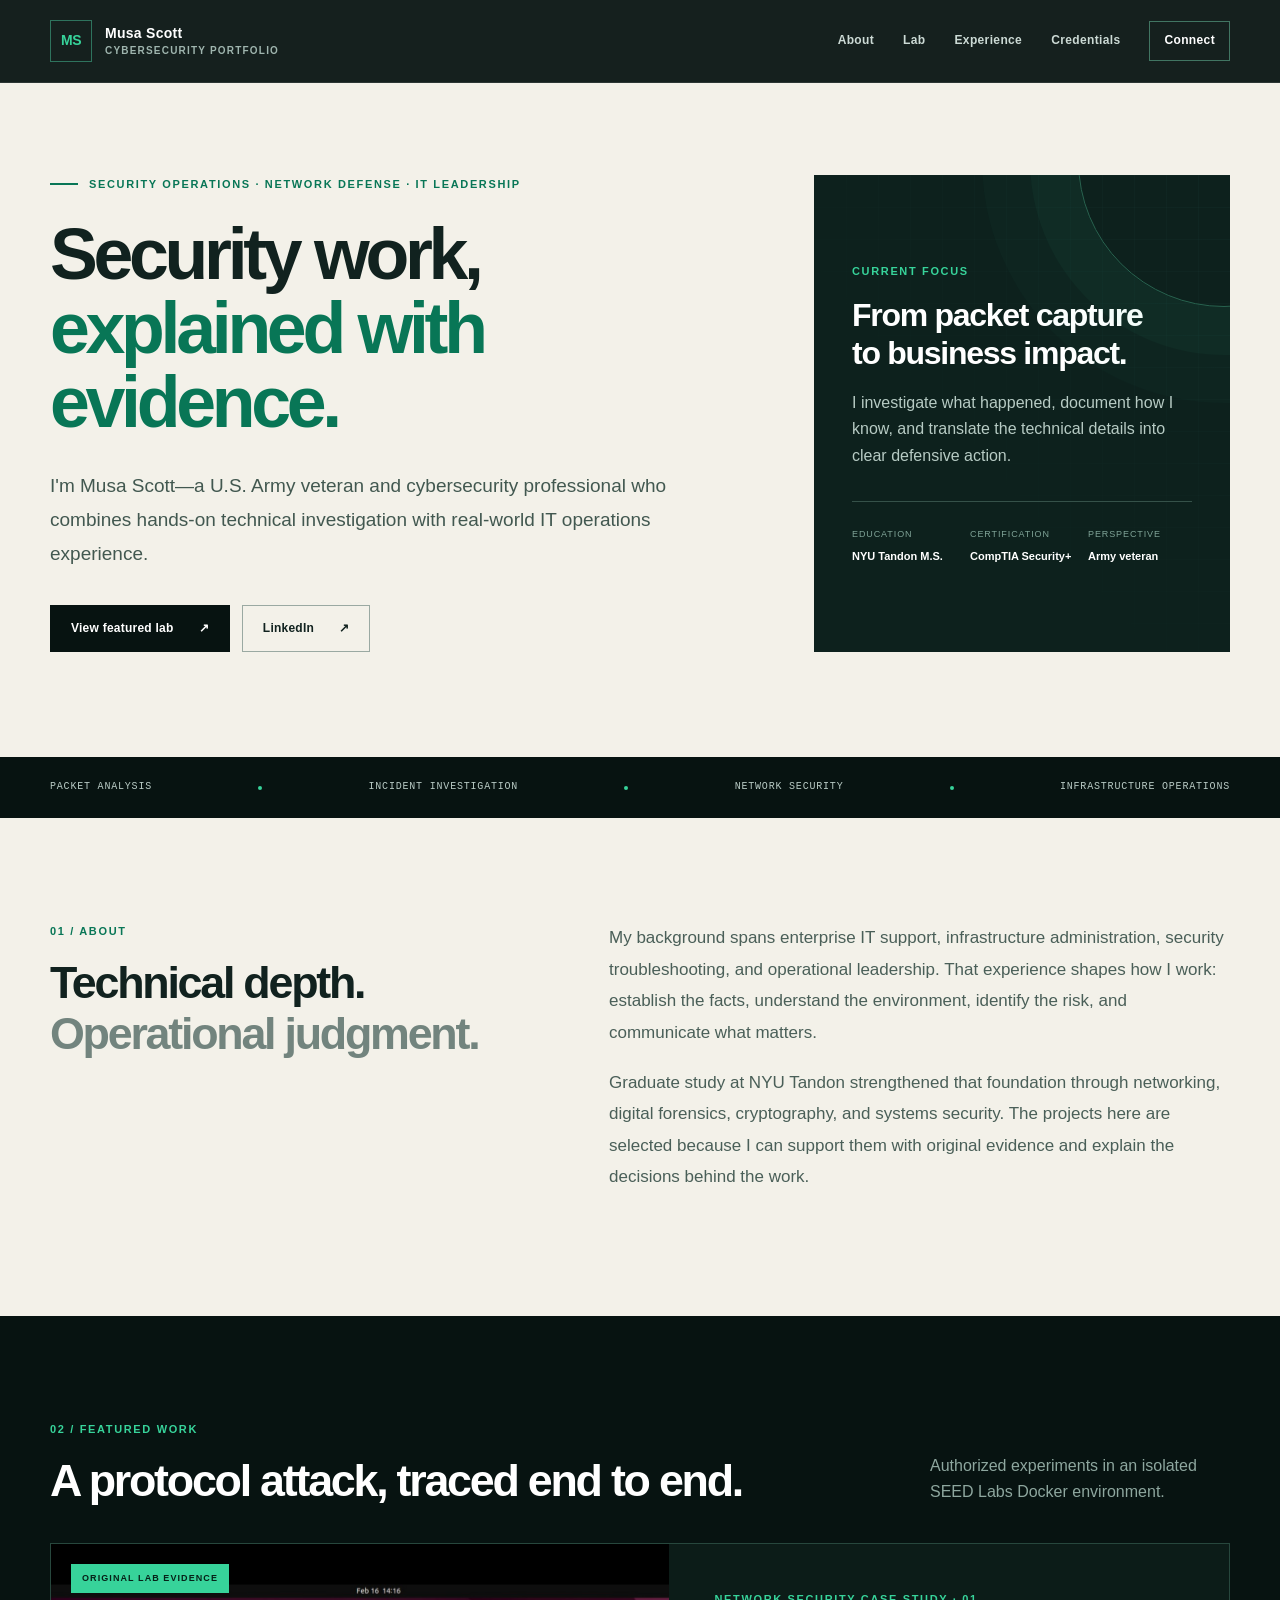
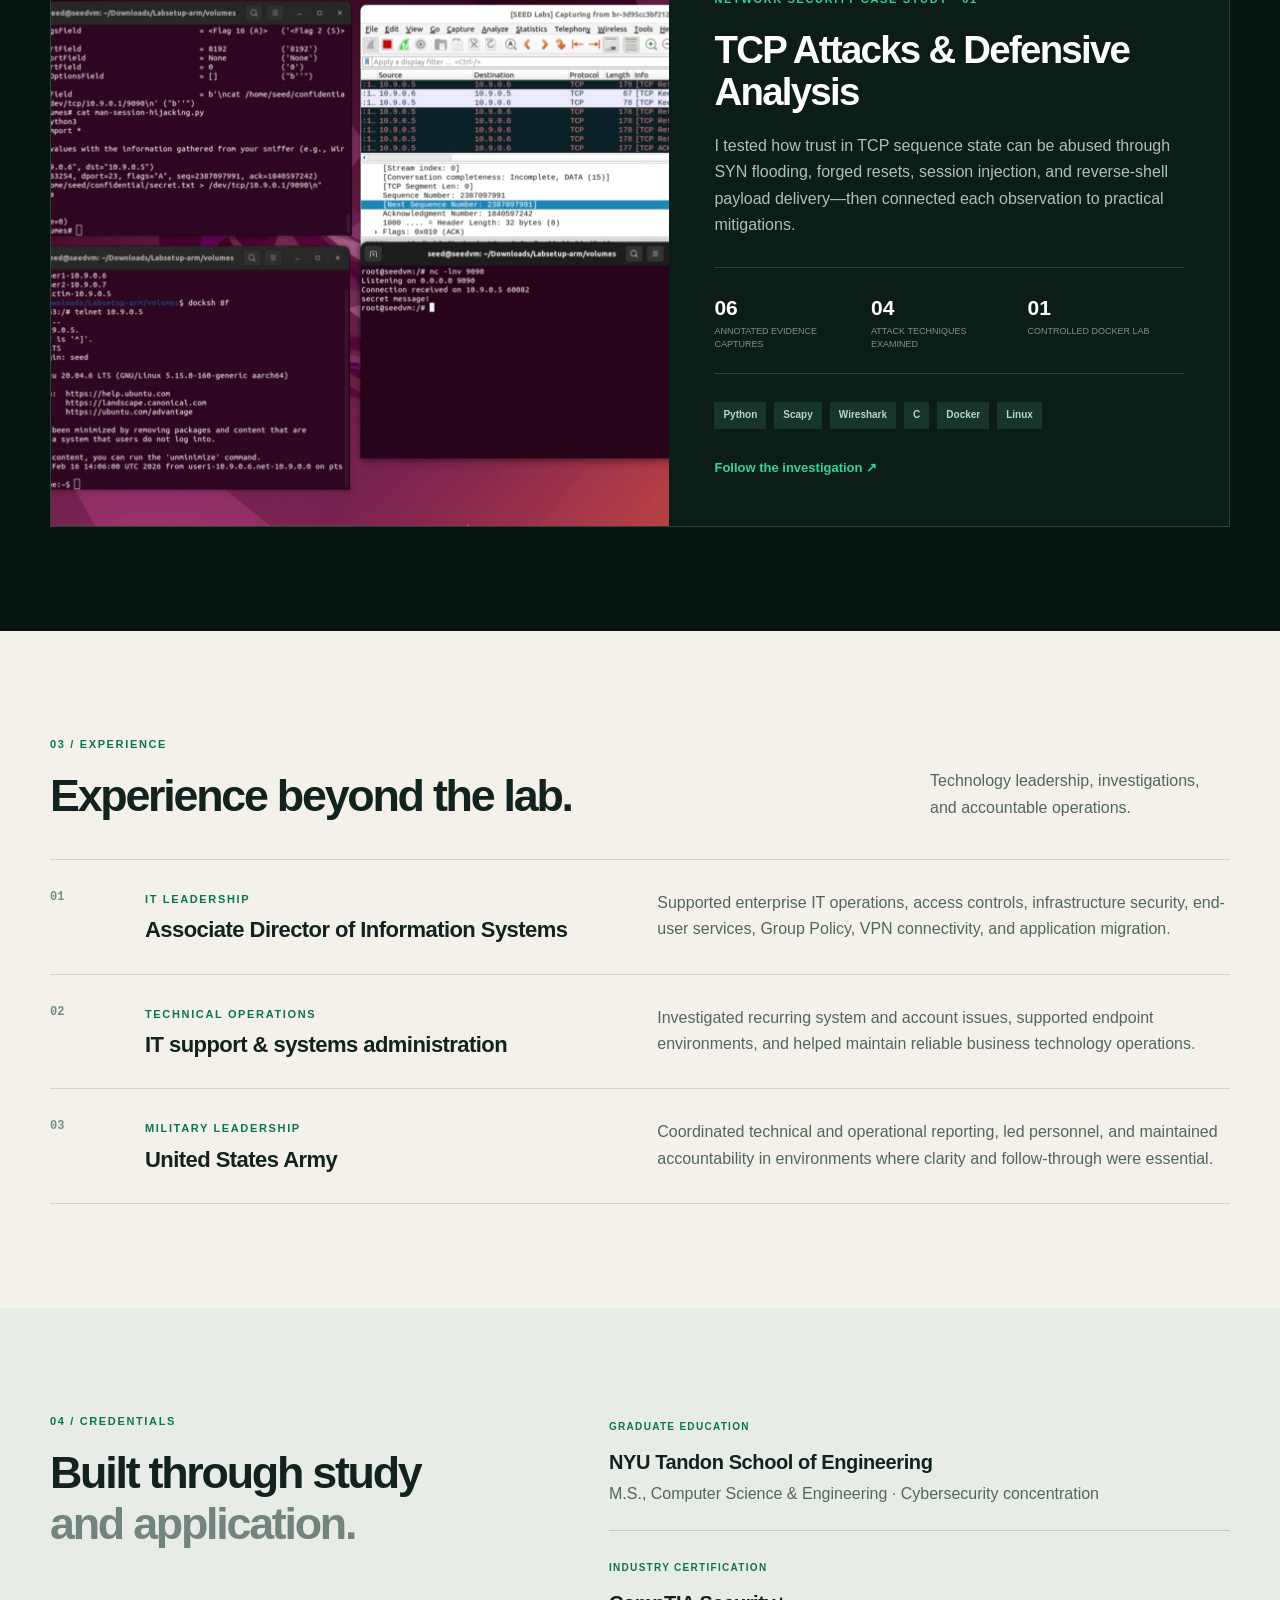
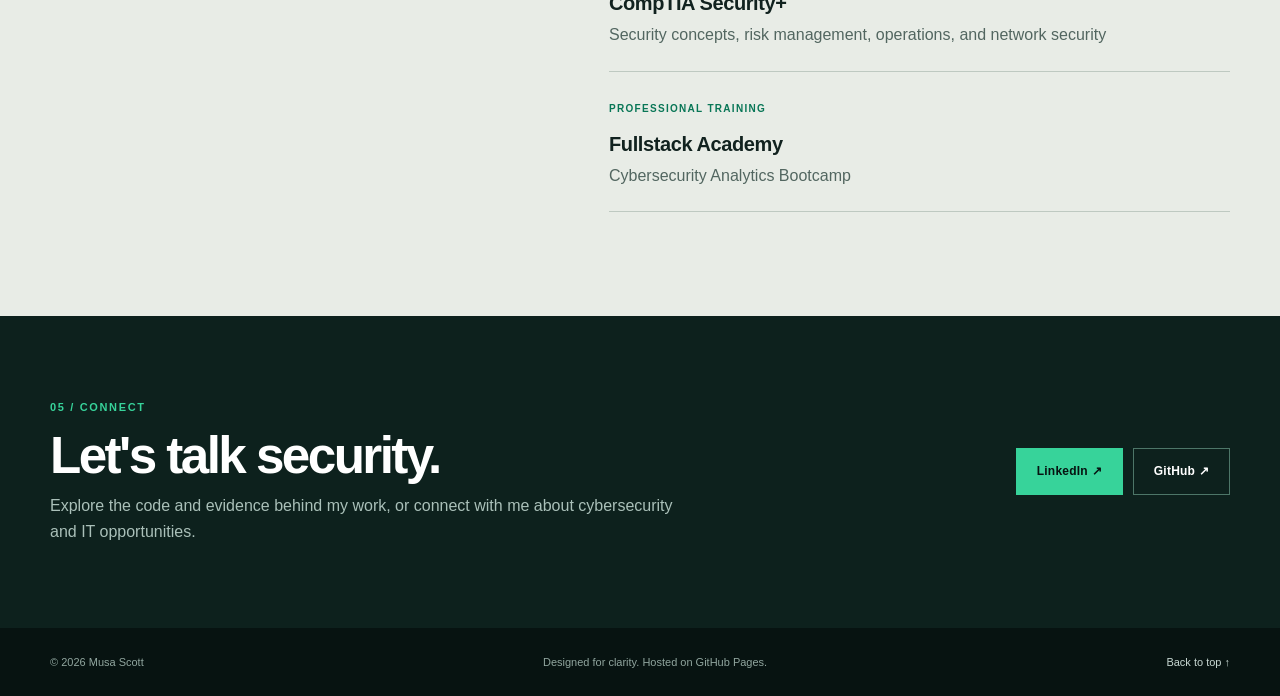
<file: index.html>
<!doctype html>
<html lang="en">
<head>
  <meta charset="utf-8">
  <meta name="viewport" content="width=device-width, initial-scale=1">
  <meta name="theme-color" content="#071311">
  <meta name="description" content="Musa Scott's cybersecurity portfolio: network-security labs, operational IT experience, and evidence-led technical analysis.">
  <title>Musa Scott | Cybersecurity Portfolio</title>
  <link rel="stylesheet" href="styles.css">
</head>
<body>
  <a class="skip-link" href="#main">Skip to main content</a>

  <header class="site-header">
    <div class="shell header-inner">
      <a class="brand" href="#top" aria-label="Musa Scott home">
        <span class="brand-mark">MS</span>
        <span>Musa Scott<small>Cybersecurity Portfolio</small></span>
      </a>
      <button class="nav-toggle" type="button" aria-expanded="false" aria-controls="site-nav">Menu</button>
      <nav class="site-nav" id="site-nav" aria-label="Primary navigation">
        <a href="#about">About</a>
        <a href="#work">Lab</a>
        <a href="#experience">Experience</a>
        <a href="#credentials">Credentials</a>
        <a class="nav-cta" href="#contact">Connect</a>
      </nav>
    </div>
  </header>

  <main id="main">
    <section class="hero shell" id="top">
      <div class="hero-copy">
        <p class="eyebrow"><span></span> Security operations · Network defense · IT leadership</p>
        <h1>Security work,<br><em>explained with evidence.</em></h1>
        <p class="hero-lede">I'm Musa Scott—a U.S. Army veteran and cybersecurity professional who combines hands-on technical investigation with real-world IT operations experience.</p>
        <div class="actions">
          <a class="button button-primary" href="project-tcp.html">View featured lab <span aria-hidden="true">↗</span></a>
          <a class="button button-secondary" href="https://www.linkedin.com/in/musa-scott/" target="_blank" rel="noopener noreferrer">LinkedIn <span aria-hidden="true">↗</span></a>
        </div>
      </div>

      <aside class="hero-panel" aria-label="Professional focus">
        <div class="panel-grid" aria-hidden="true"></div>
        <p class="panel-kicker">CURRENT FOCUS</p>
        <h2>From packet capture<br>to business impact.</h2>
        <p>I investigate what happened, document how I know, and translate the technical details into clear defensive action.</p>
        <div class="hero-facts">
          <div><span>Education</span><strong>NYU Tandon M.S.</strong></div>
          <div><span>Certification</span><strong>CompTIA Security+</strong></div>
          <div><span>Perspective</span><strong>Army veteran</strong></div>
        </div>
      </aside>
    </section>

    <section class="signal-strip" aria-label="Core capabilities">
      <div class="shell signal-inner">
        <span>Packet analysis</span><i aria-hidden="true"></i>
        <span>Incident investigation</span><i aria-hidden="true"></i>
        <span>Network security</span><i aria-hidden="true"></i>
        <span>Infrastructure operations</span>
      </div>
    </section>

    <section class="section" id="about">
      <div class="shell split-layout">
        <div class="section-title">
          <p class="section-number">01 / ABOUT</p>
          <h2>Technical depth.<br><span>Operational judgment.</span></h2>
        </div>
        <div class="prose">
          <p>My background spans enterprise IT support, infrastructure administration, security troubleshooting, and operational leadership. That experience shapes how I work: establish the facts, understand the environment, identify the risk, and communicate what matters.</p>
          <p>Graduate study at NYU Tandon strengthened that foundation through networking, digital forensics, cryptography, and systems security. The projects here are selected because I can support them with original evidence and explain the decisions behind the work.</p>
        </div>
      </div>
    </section>

    <section class="section section-dark" id="work">
      <div class="shell">
        <div class="section-heading light-heading">
          <div>
            <p class="section-number">02 / FEATURED WORK</p>
            <h2>A protocol attack, traced end to end.</h2>
          </div>
          <p>Authorized experiments in an isolated SEED Labs Docker environment.</p>
        </div>

        <article class="featured-project">
          <a class="project-visual" href="project-tcp.html" aria-label="Read the TCP security lab case study">
            <img src="assets/05-session-hijacking.jpg" alt="Terminal, Wireshark, and listener windows documenting a controlled TCP session-hijacking experiment" loading="lazy">
            <span class="project-label">ORIGINAL LAB EVIDENCE</span>
          </a>
          <div class="project-copy">
            <p class="project-type">NETWORK SECURITY CASE STUDY · 01</p>
            <h3>TCP Attacks &amp; Defensive Analysis</h3>
            <p>I tested how trust in TCP sequence state can be abused through SYN flooding, forged resets, session injection, and reverse-shell payload delivery—then connected each observation to practical mitigations.</p>
            <ul class="project-proof">
              <li><strong>06</strong><span>Annotated evidence captures</span></li>
              <li><strong>04</strong><span>Attack techniques examined</span></li>
              <li><strong>01</strong><span>Controlled Docker lab</span></li>
            </ul>
            <div class="tags" aria-label="Tools used">
              <span>Python</span><span>Scapy</span><span>Wireshark</span><span>C</span><span>Docker</span><span>Linux</span>
            </div>
            <a class="text-link" href="project-tcp.html">Follow the investigation <span aria-hidden="true">↗</span></a>
          </div>
        </article>
      </div>
    </section>

    <section class="section" id="experience">
      <div class="shell">
        <div class="section-heading">
          <div>
            <p class="section-number">03 / EXPERIENCE</p>
            <h2>Experience beyond the lab.</h2>
          </div>
          <p>Technology leadership, investigations, and accountable operations.</p>
        </div>
        <div class="experience-list">
          <article>
            <span class="experience-index">01</span>
            <div><p class="role-label">IT LEADERSHIP</p><h3>Associate Director of Information Systems</h3></div>
            <p>Supported enterprise IT operations, access controls, infrastructure security, end-user services, Group Policy, VPN connectivity, and application migration.</p>
          </article>
          <article>
            <span class="experience-index">02</span>
            <div><p class="role-label">TECHNICAL OPERATIONS</p><h3>IT support &amp; systems administration</h3></div>
            <p>Investigated recurring system and account issues, supported endpoint environments, and helped maintain reliable business technology operations.</p>
          </article>
          <article>
            <span class="experience-index">03</span>
            <div><p class="role-label">MILITARY LEADERSHIP</p><h3>United States Army</h3></div>
            <p>Coordinated technical and operational reporting, led personnel, and maintained accountability in environments where clarity and follow-through were essential.</p>
          </article>
        </div>
      </div>
    </section>

    <section class="section section-tint" id="credentials">
      <div class="shell credentials-layout">
        <div class="section-title">
          <p class="section-number">04 / CREDENTIALS</p>
          <h2>Built through study<br><span>and application.</span></h2>
        </div>
        <div class="credentials-list">
          <article><span>Graduate education</span><h3>NYU Tandon School of Engineering</h3><p>M.S., Computer Science &amp; Engineering · Cybersecurity concentration</p></article>
          <article><span>Industry certification</span><h3>CompTIA Security+</h3><p>Security concepts, risk management, operations, and network security</p></article>
          <article><span>Professional training</span><h3>Fullstack Academy</h3><p>Cybersecurity Analytics Bootcamp</p></article>
        </div>
      </div>
    </section>

    <section class="contact-section" id="contact">
      <div class="shell contact-inner">
        <div>
          <p class="section-number">05 / CONNECT</p>
          <h2>Let's talk security.</h2>
          <p>Explore the code and evidence behind my work, or connect with me about cybersecurity and IT opportunities.</p>
        </div>
        <div class="contact-actions">
          <a class="button button-light" href="https://www.linkedin.com/in/musa-scott/" target="_blank" rel="noopener noreferrer">LinkedIn ↗</a>
          <a class="button button-outline-light" href="https://github.com/ms16001" target="_blank" rel="noopener noreferrer">GitHub ↗</a>
        </div>
      </div>
    </section>
  </main>

  <footer class="site-footer">
    <div class="shell footer-inner">
      <span>© <span id="year">2026</span> Musa Scott</span>
      <span>Designed for clarity. Hosted on GitHub Pages.</span>
      <a href="#top">Back to top ↑</a>
    </div>
  </footer>
  <script src="script.js"></script>
</body>
</html>
</file>
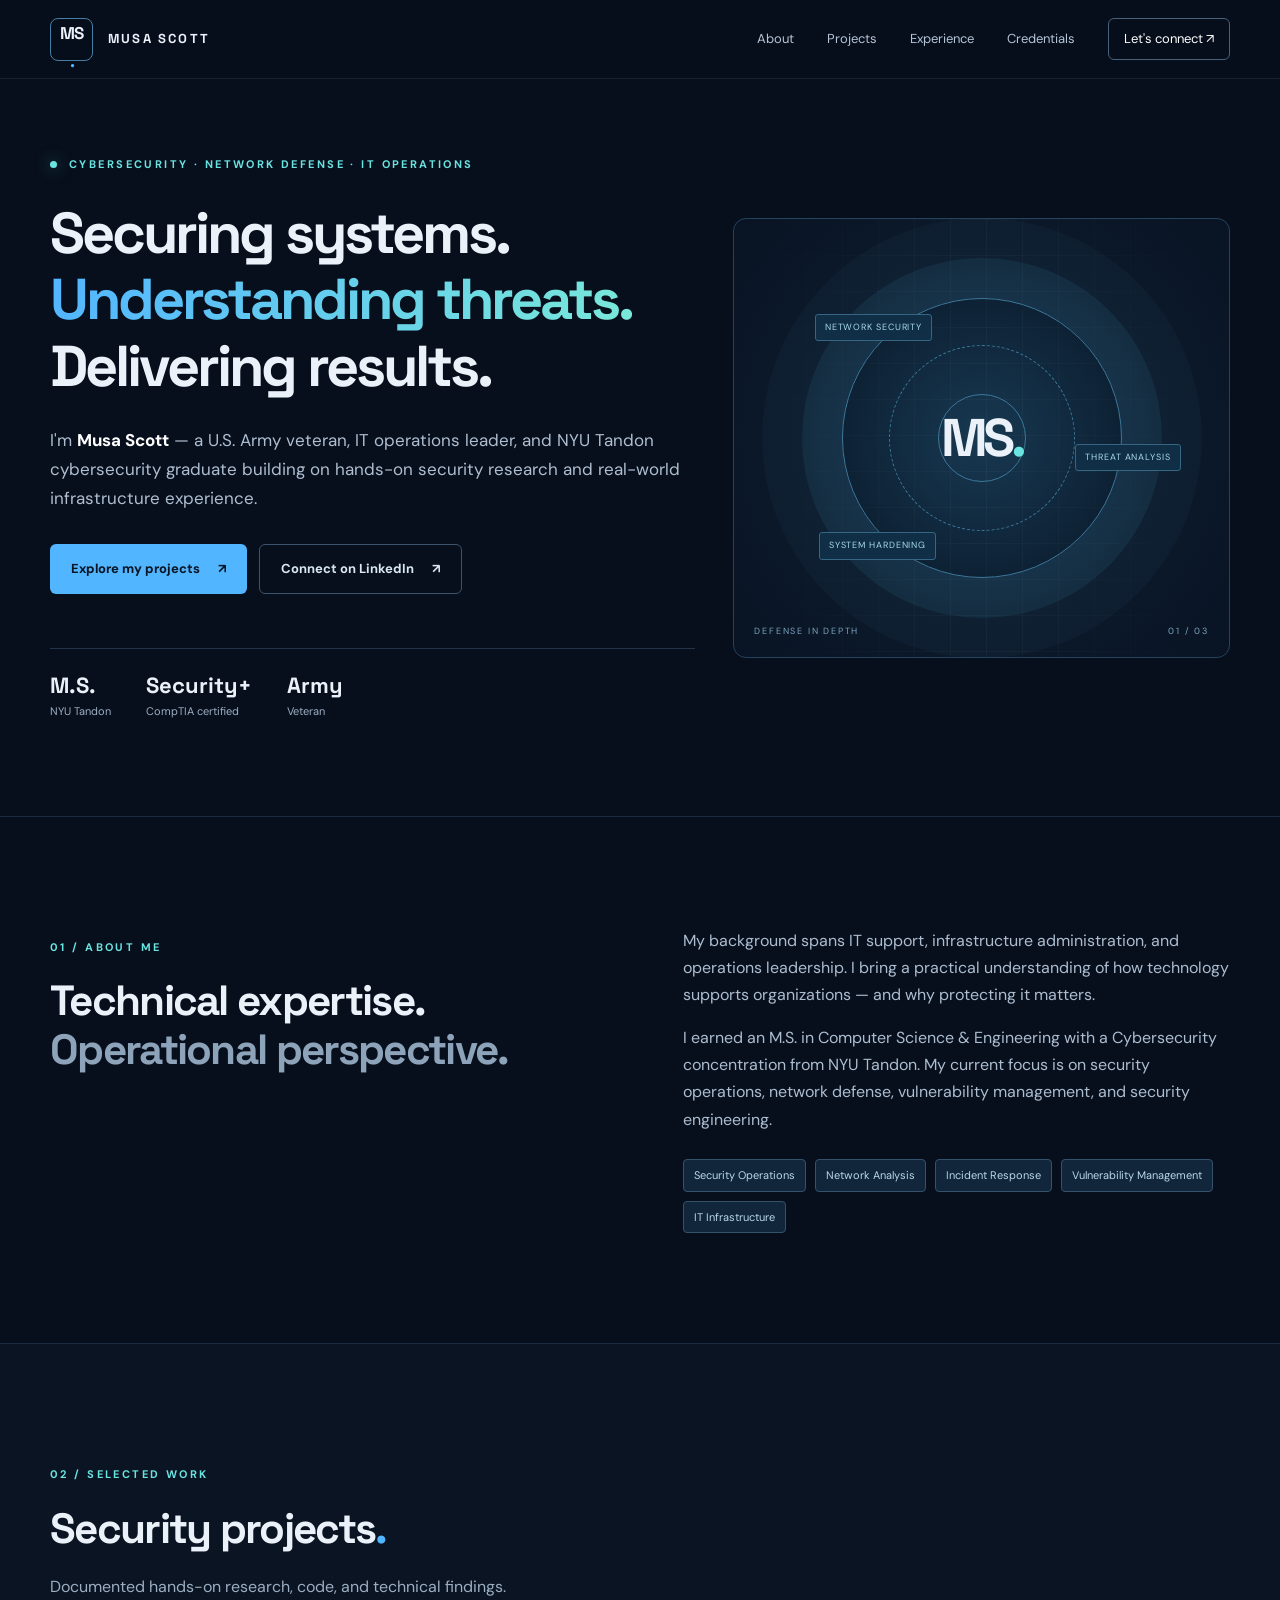
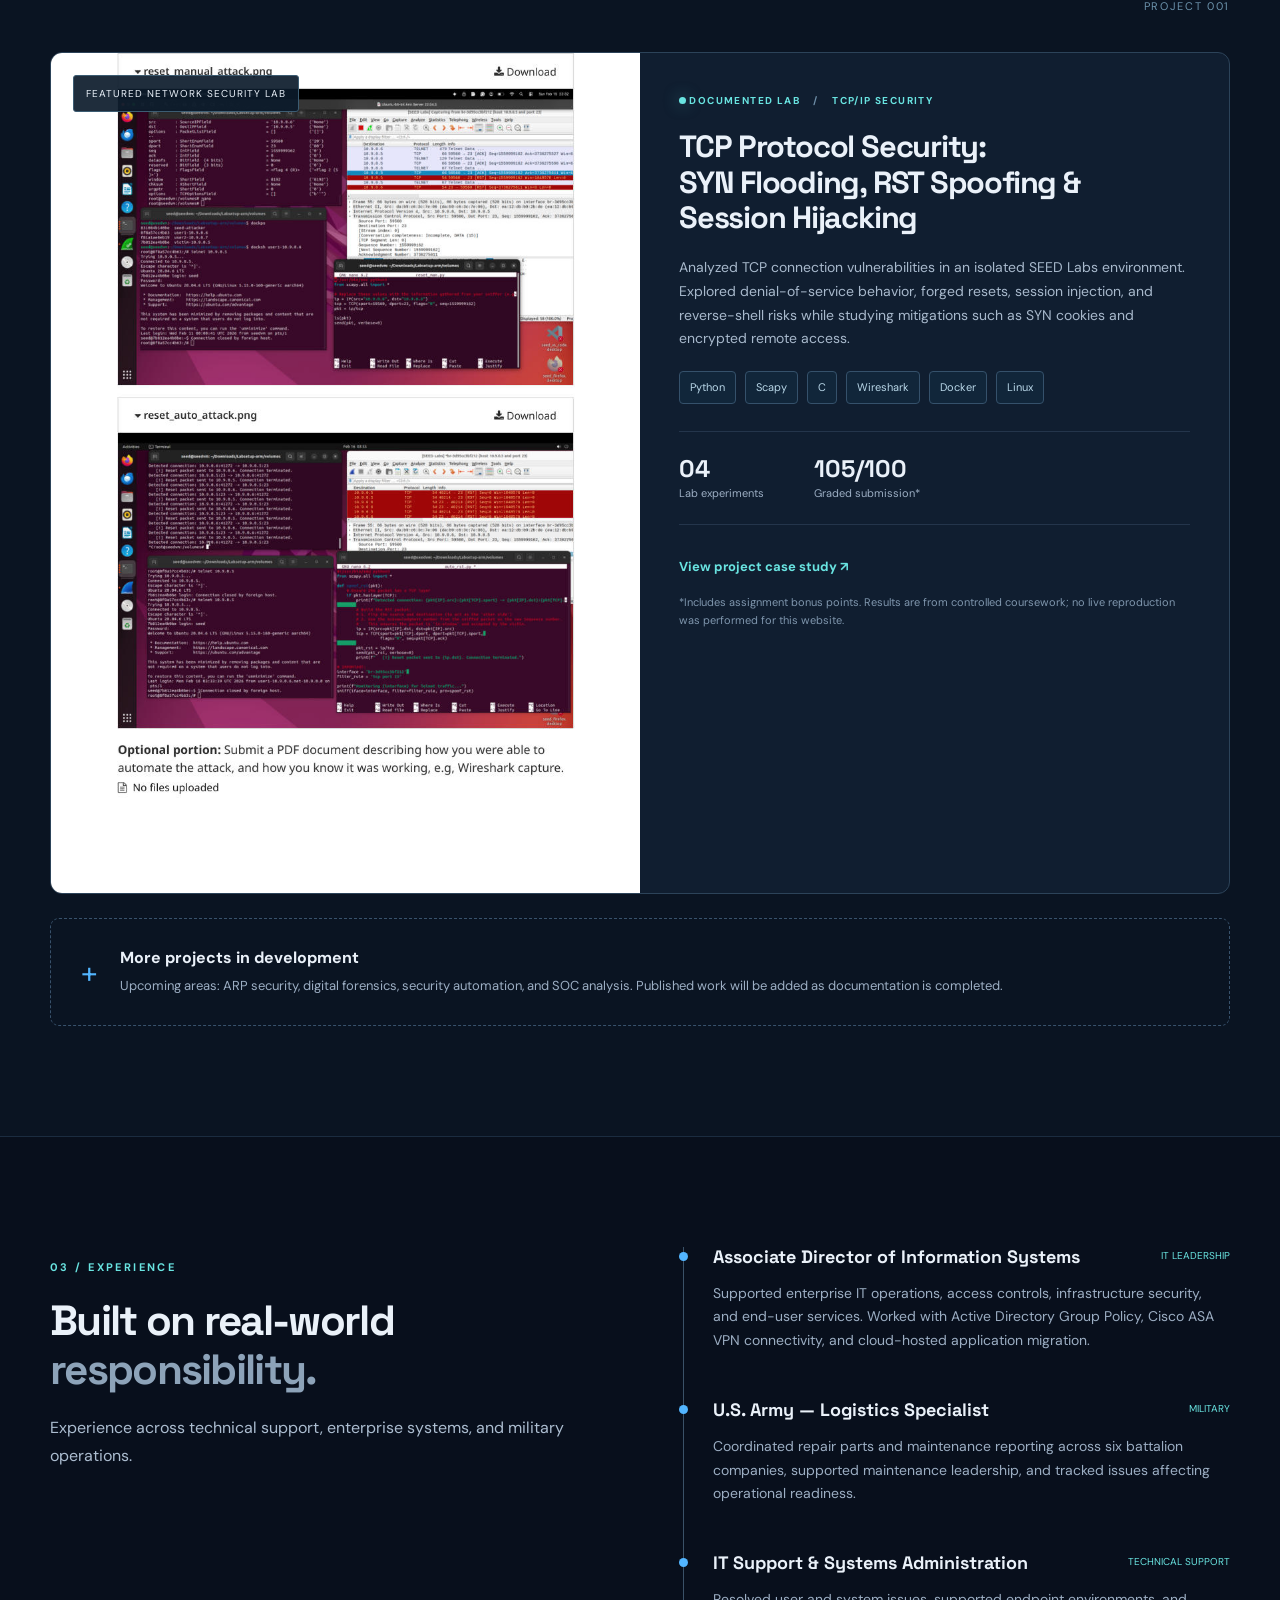
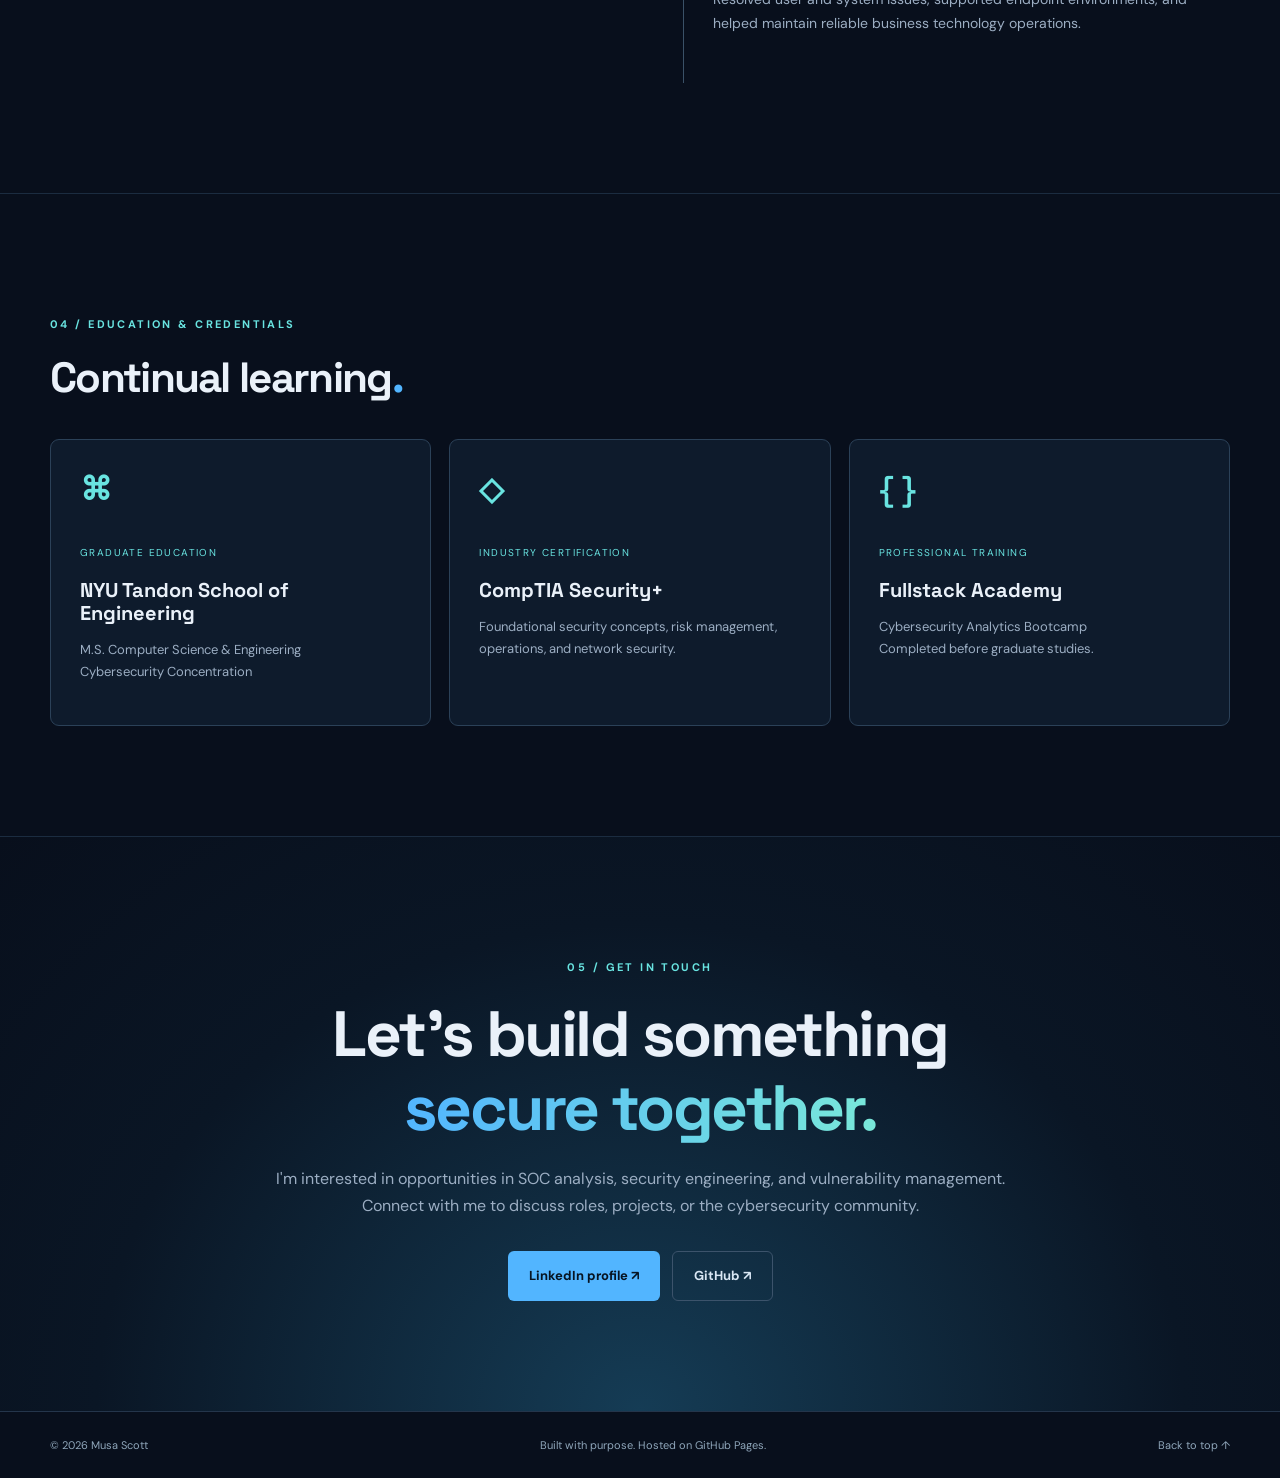
<file: ms16001-github-portfolio/index.html>
<!doctype html><html lang="en"><head><meta charset="utf-8"><meta name="viewport" content="width=device-width,initial-scale=1"><meta name="theme-color" content="#080f1c"><meta name="description" content="Musa Scott — Cybersecurity and IT professional. Explore hands-on network security research, technical projects, and professional experience."><title>Musa Scott | Cybersecurity Portfolio</title><link rel="stylesheet" href="styles.css"></head><body>
<a class="skip" href="#main">Skip to content</a><header class="header"><nav class="nav wrap" aria-label="Main navigation"><a class="brand" href="#top"><span class="brand-icon">MS<span class="brand-dot">.</span></span><span>MUSA SCOTT</span></a><button class="menu-toggle" aria-label="Toggle navigation" aria-expanded="false">☰</button><div class="nav-links" id="nav-links"><a href="#about">About</a><a href="#projects">Projects</a><a href="#experience">Experience</a><a href="#credentials">Credentials</a><a class="nav-contact" href="#contact">Let's connect <span aria-hidden="true">↗</span></a></div></nav></header>
<main id="main"><section class="hero wrap" id="top"><div class="hero-content"><div class="eyebrow"><span class="pulse"></span> CYBERSECURITY · NETWORK DEFENSE · IT OPERATIONS</div><h1>Securing systems.<br><span class="gradient">Understanding threats.</span><br>Delivering results.</h1><p class="hero-intro">I'm <strong>Musa Scott</strong> — a U.S. Army veteran, IT operations leader, and NYU Tandon cybersecurity graduate building on hands-on security research and real-world infrastructure experience.</p><div class="hero-actions"><a class="btn primary" href="#projects">Explore my projects <span>↗</span></a><a class="btn secondary" href="https://www.linkedin.com/in/musa-scott/" target="_blank" rel="noopener noreferrer">Connect on LinkedIn <span>↗</span></a></div><div class="hero-stats"><div><strong>M.S.</strong><span>NYU Tandon</span></div><div><strong>Security+</strong><span>CompTIA certified</span></div><div><strong>Army</strong><span>Veteran</span></div></div></div><div class="hero-art" aria-hidden="true"><div class="orb orb-one"></div><div class="orb orb-two"></div><div class="radar"><div class="radar-center">MS<span>.</span></div><div class="radar-label l1">NETWORK SECURITY</div><div class="radar-label l2">THREAT ANALYSIS</div><div class="radar-label l3">SYSTEM HARDENING</div></div><div class="art-bottom"><span>DEFENSE IN DEPTH</span><span>01 / 03</span></div></div></section>
<section class="section about-section" id="about"><div class="wrap two-col"><div><p class="section-kicker">01 / ABOUT ME</p><h2>Technical expertise.<br><span class="muted">Operational perspective.</span></h2></div><div class="about-copy"><p>My background spans IT support, infrastructure administration, and operations leadership. I bring a practical understanding of how technology supports organizations — and why protecting it matters.</p><p>I earned an M.S. in Computer Science & Engineering with a Cybersecurity concentration from NYU Tandon. My current focus is on security operations, network defense, vulnerability management, and security engineering.</p><div class="tag-row"><span>Security Operations</span><span>Network Analysis</span><span>Incident Response</span><span>Vulnerability Management</span><span>IT Infrastructure</span></div></div></div></section>
<section class="section projects-section" id="projects"><div class="wrap"><div class="section-heading"><div><p class="section-kicker">02 / SELECTED WORK</p><h2>Security projects<span class="accent">.</span></h2><p>Documented hands-on research, code, and technical findings.</p></div><span class="section-index">PROJECT 001</span></div><article class="feature-project"><div class="feature-visual"><img src="assets/tcp-reset-evidence.jpg" alt="Screenshot of Wireshark packet analysis and TCP reset lab terminals" loading="lazy"><div class="visual-label">FEATURED NETWORK SECURITY LAB</div></div><div class="feature-body"><div class="project-meta"><span class="status-dot"></span> DOCUMENTED LAB <span class="meta-separator">/</span> TCP/IP SECURITY</div><h3>TCP Protocol Security:<br>SYN Flooding, RST Spoofing & Session Hijacking</h3><p>Analyzed TCP connection vulnerabilities in an isolated SEED Labs environment. Explored denial-of-service behavior, forged resets, session injection, and reverse-shell risks while studying mitigations such as SYN cookies and encrypted remote access.</p><div class="tag-row compact"><span>Python</span><span>Scapy</span><span>C</span><span>Wireshark</span><span>Docker</span><span>Linux</span></div><div class="project-highlights"><div><strong>04</strong><small>Lab experiments</small></div><div><strong>105/100</strong><small>Graded submission*</small></div></div><a class="text-link" href="project-tcp.html">View project case study <span>↗</span></a><p class="fine-print">*Includes assignment bonus points. Results are from controlled coursework; no live reproduction was performed for this website.</p></div></article><div class="next-project"><span class="next-icon">+</span><div><strong>More projects in development</strong><p>Upcoming areas: ARP security, digital forensics, security automation, and SOC analysis. Published work will be added as documentation is completed.</p></div></div></div></section>
<section class="section experience-section" id="experience"><div class="wrap two-col"><div><p class="section-kicker">03 / EXPERIENCE</p><h2>Built on real-world<br><span class="muted">responsibility.</span></h2><p class="section-aside">Experience across technical support, enterprise systems, and military operations.</p></div><div class="timeline"><div class="timeline-item"><div class="timeline-marker"></div><div><div class="timeline-top"><h3>Associate Director of Information Systems</h3><span>IT LEADERSHIP</span></div><p>Supported enterprise IT operations, access controls, infrastructure security, and end-user services. Worked with Active Directory Group Policy, Cisco ASA VPN connectivity, and cloud-hosted application migration.</p></div></div><div class="timeline-item"><div class="timeline-marker"></div><div><div class="timeline-top"><h3>U.S. Army — Logistics Specialist</h3><span>MILITARY</span></div><p>Coordinated repair parts and maintenance reporting across six battalion companies, supported maintenance leadership, and tracked issues affecting operational readiness.</p></div></div><div class="timeline-item"><div class="timeline-marker"></div><div><div class="timeline-top"><h3>IT Support & Systems Administration</h3><span>TECHNICAL SUPPORT</span></div><p>Resolved user and system issues, supported endpoint environments, and helped maintain reliable business technology operations.</p></div></div></div></div></section>
<section class="section credentials-section" id="credentials"><div class="wrap"><p class="section-kicker">04 / EDUCATION & CREDENTIALS</p><h2>Continual learning<span class="accent">.</span></h2><div class="credential-grid"><div class="credential"><div class="credential-symbol">⌘</div><span>GRADUATE EDUCATION</span><h3>NYU Tandon School of Engineering</h3><p>M.S. Computer Science & Engineering<br>Cybersecurity Concentration</p></div><div class="credential"><div class="credential-symbol">◇</div><span>INDUSTRY CERTIFICATION</span><h3>CompTIA Security+</h3><p>Foundational security concepts, risk management, operations, and network security.</p></div><div class="credential"><div class="credential-symbol">{ }</div><span>PROFESSIONAL TRAINING</span><h3>Fullstack Academy</h3><p>Cybersecurity Analytics Bootcamp<br>Completed before graduate studies.</p></div></div></div></section>
<section class="section contact-section" id="contact"><div class="wrap contact-inner"><p class="section-kicker">05 / GET IN TOUCH</p><h2>Let's build something<br><span class="gradient">secure together.</span></h2><p>I'm interested in opportunities in SOC analysis, security engineering, and vulnerability management. Connect with me to discuss roles, projects, or the cybersecurity community.</p><div class="hero-actions"><a class="btn primary" href="https://www.linkedin.com/in/musa-scott/" target="_blank" rel="noopener noreferrer">LinkedIn profile ↗</a><a class="btn secondary" id="github-profile" href="https://github.com/ms16001/" target="_blank" rel="noopener noreferrer">GitHub ↗</a></div></div></section></main><footer class="footer"><div class="wrap footer-inner"><span>© <span id="year">2026</span> Musa Scott</span><span>Built with purpose. Hosted on GitHub Pages.</span><a href="#top">Back to top ↑</a></div></footer><script src="script.js"></script></body></html>
</file>
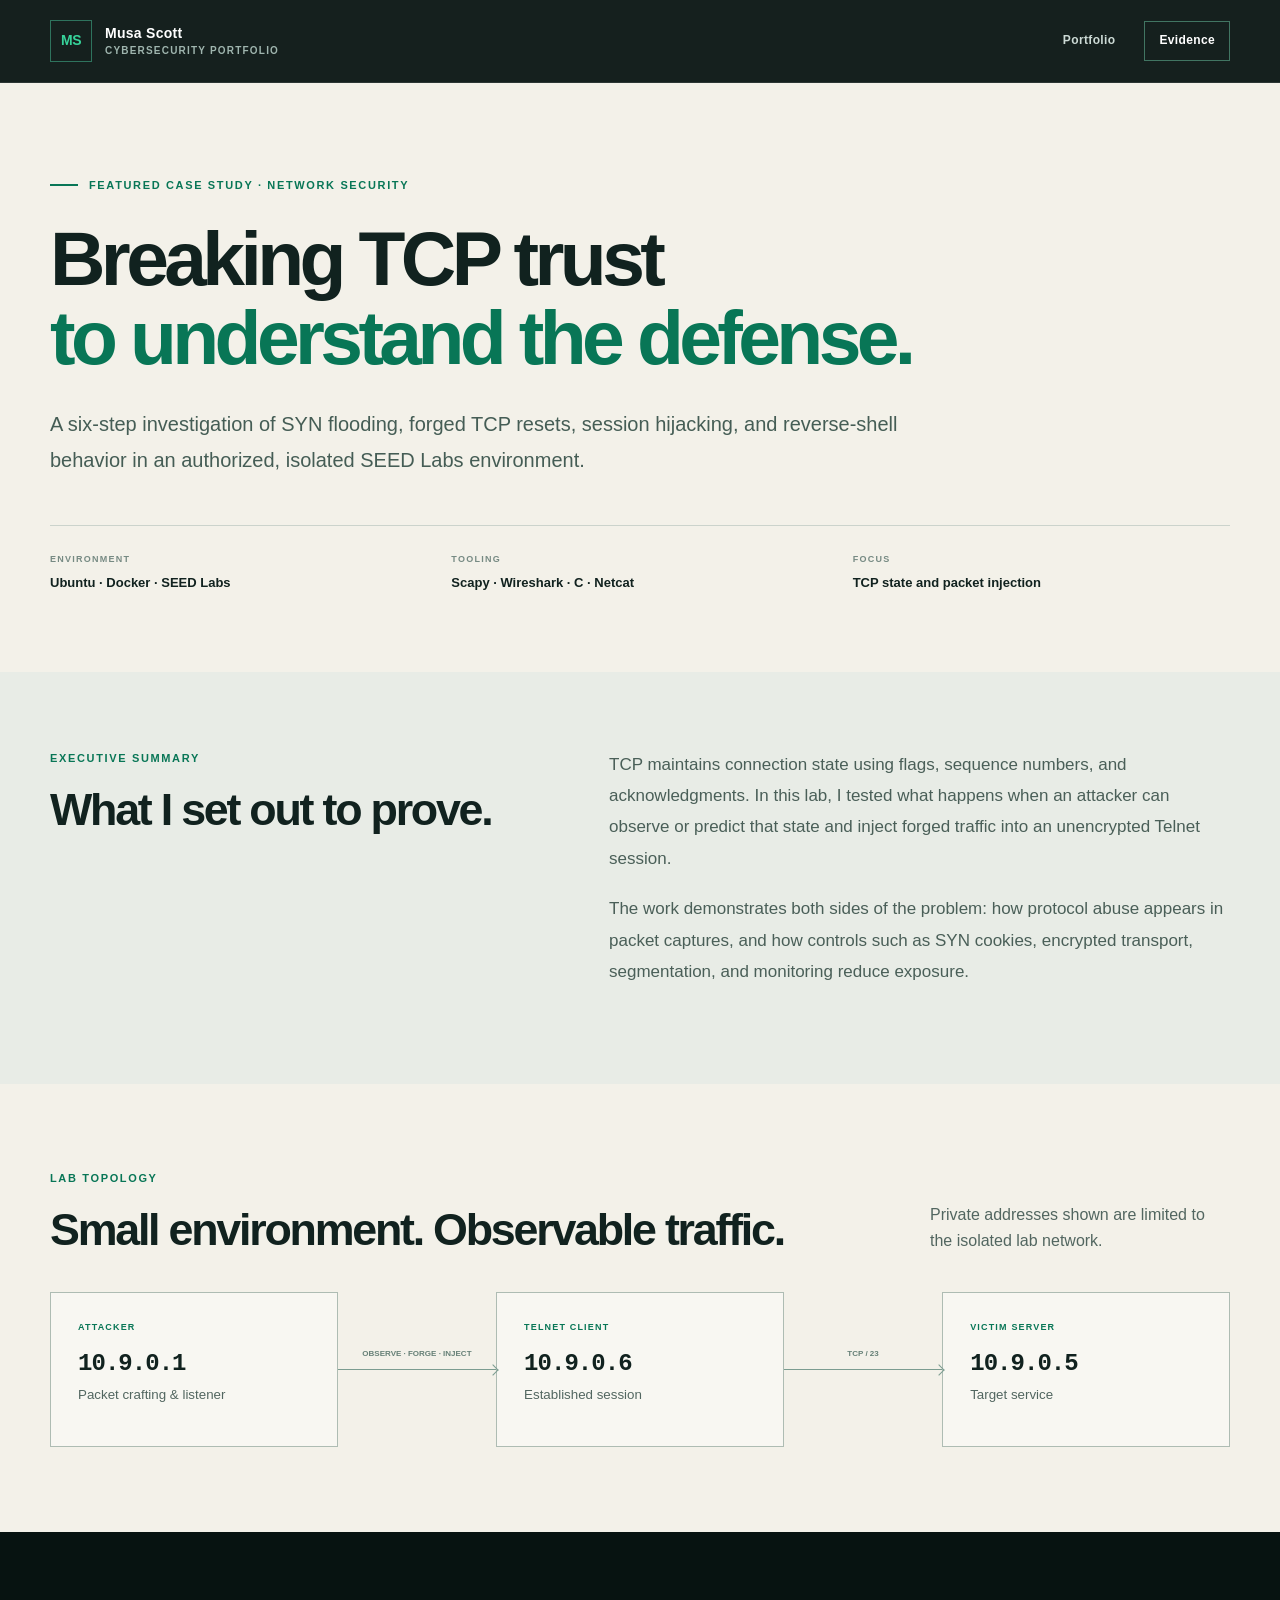
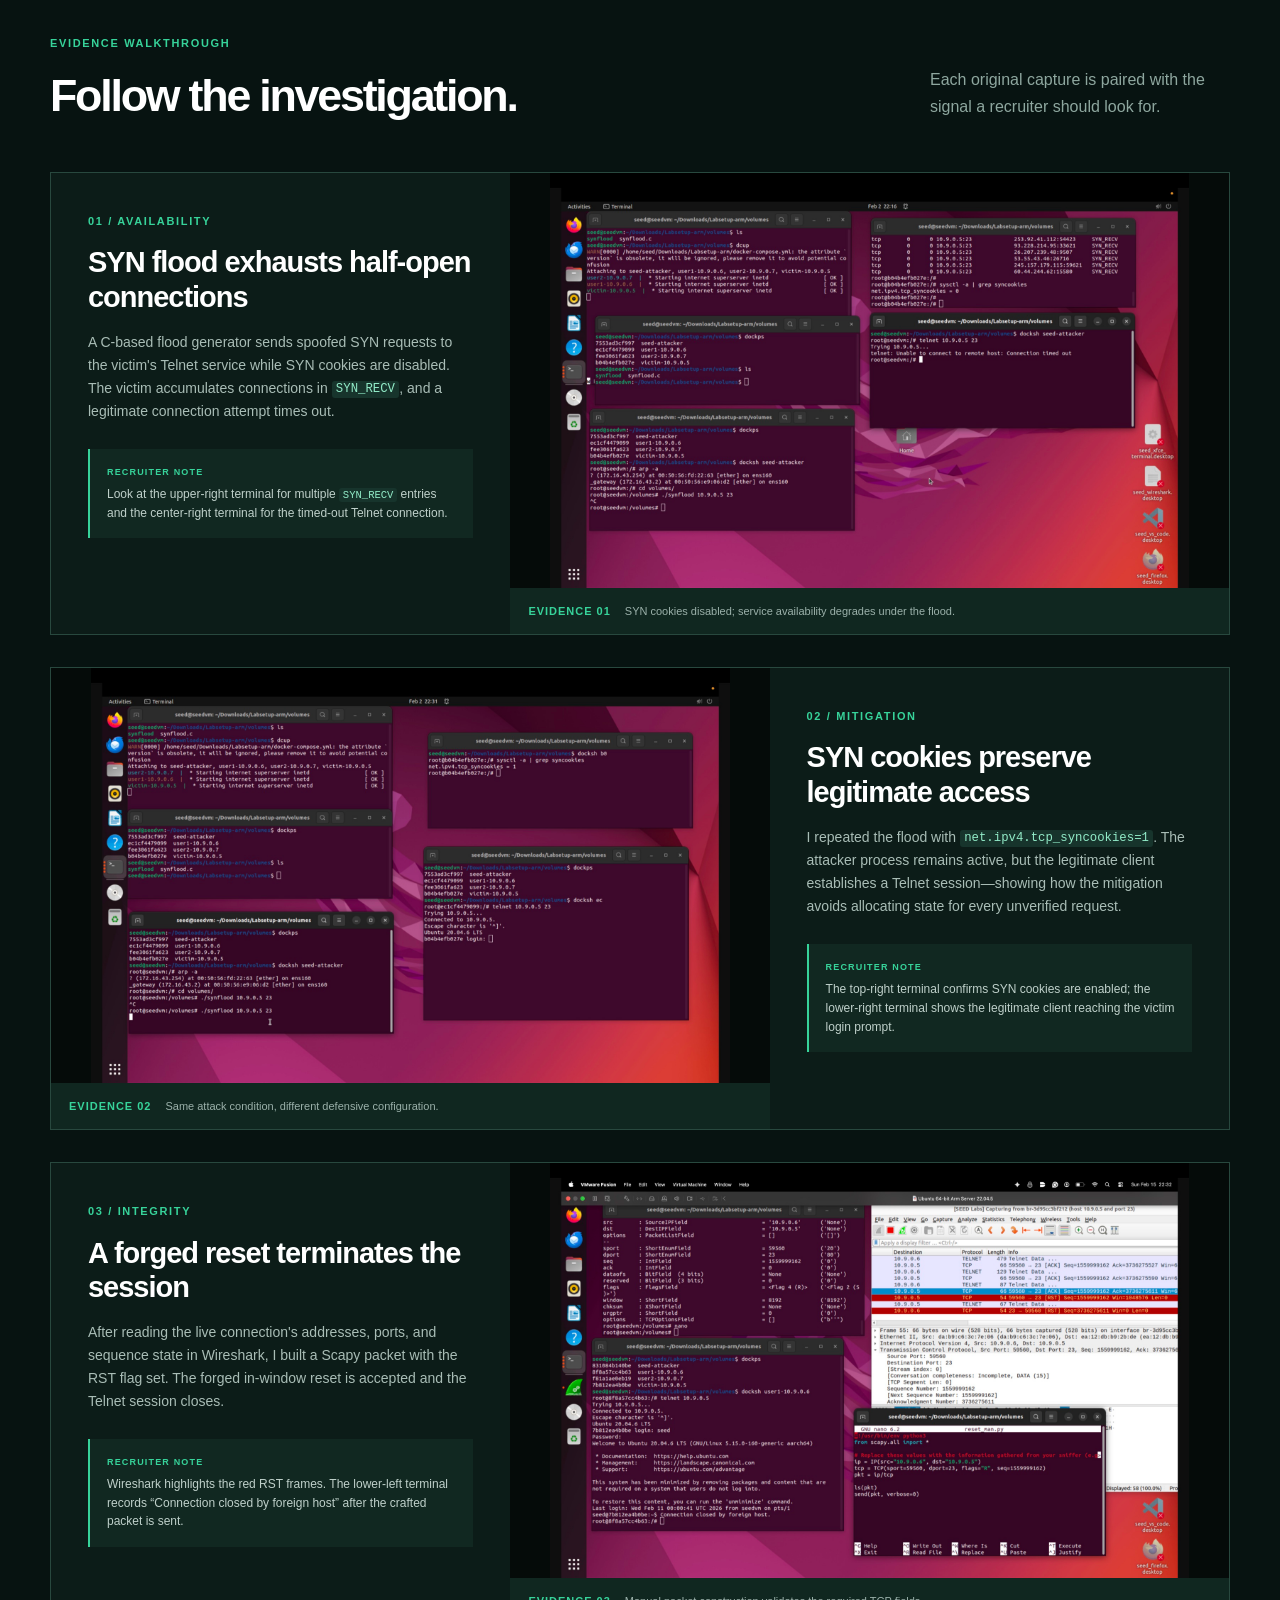
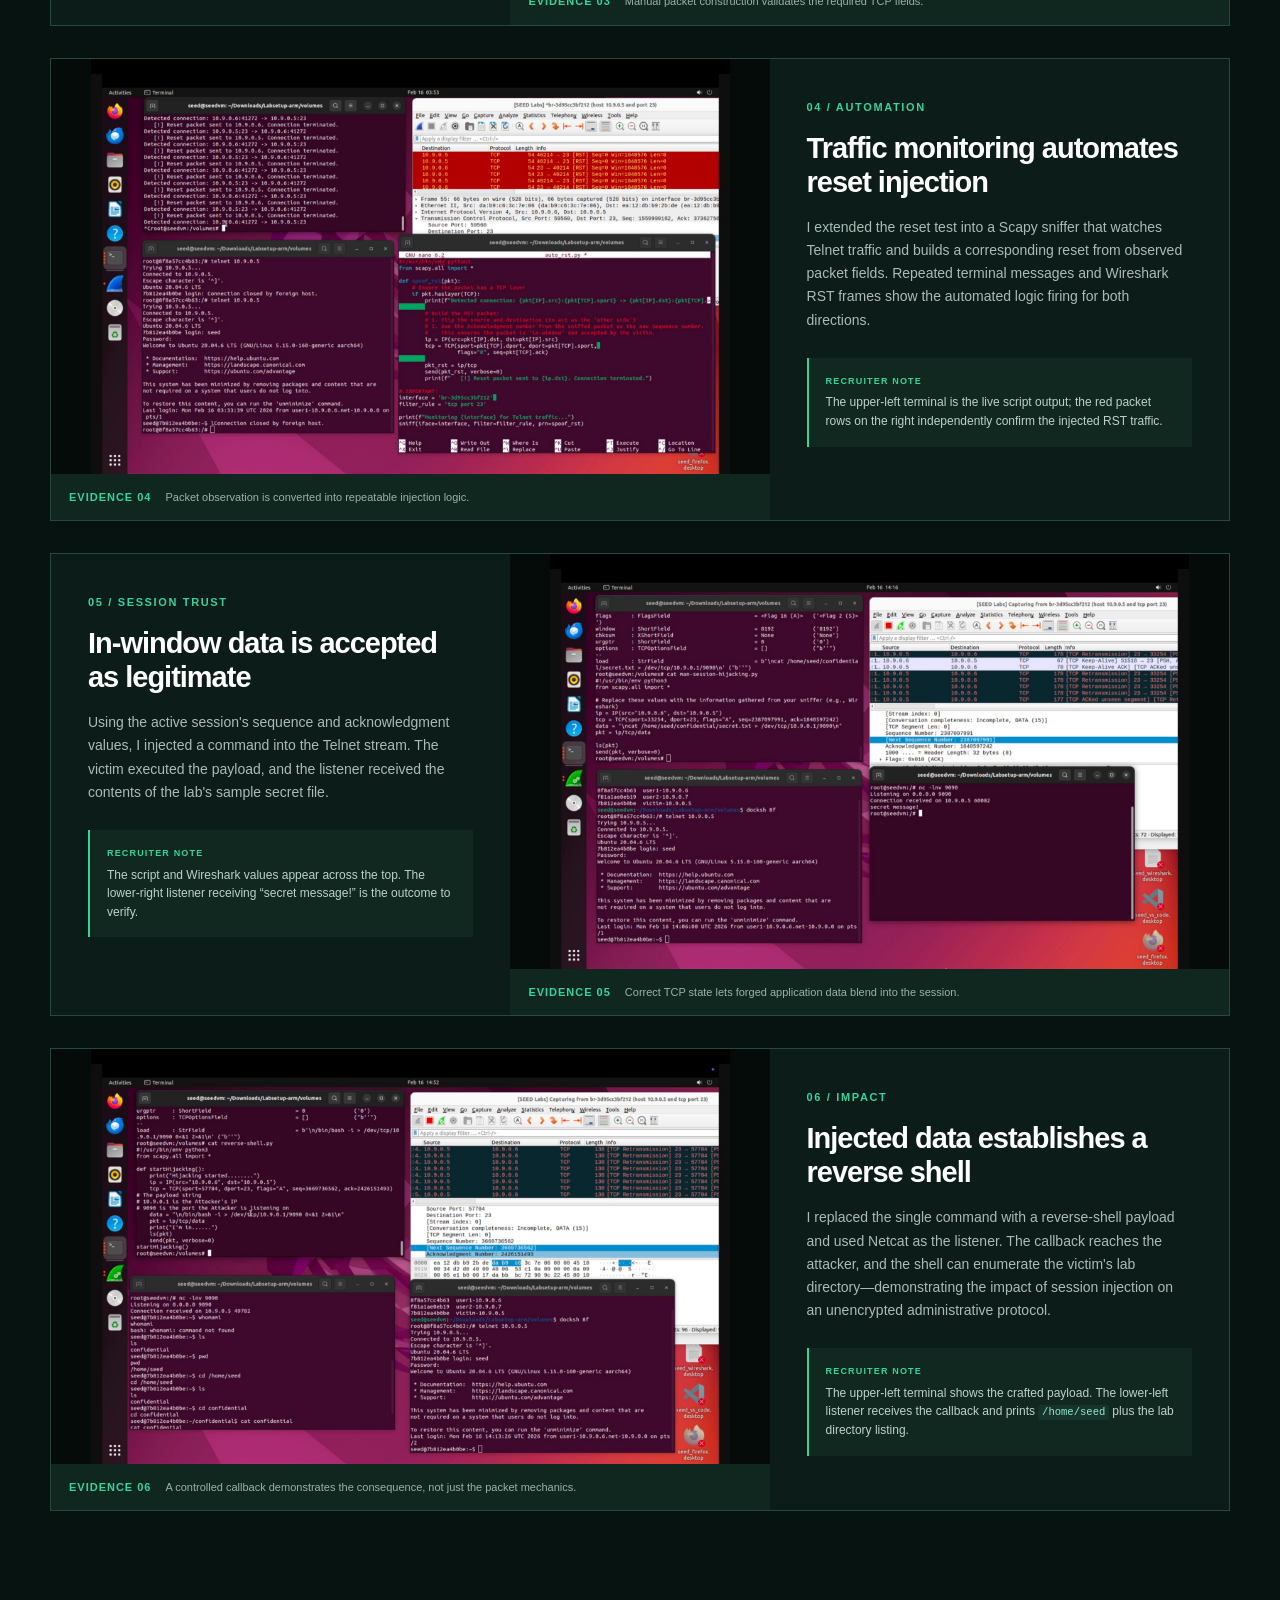
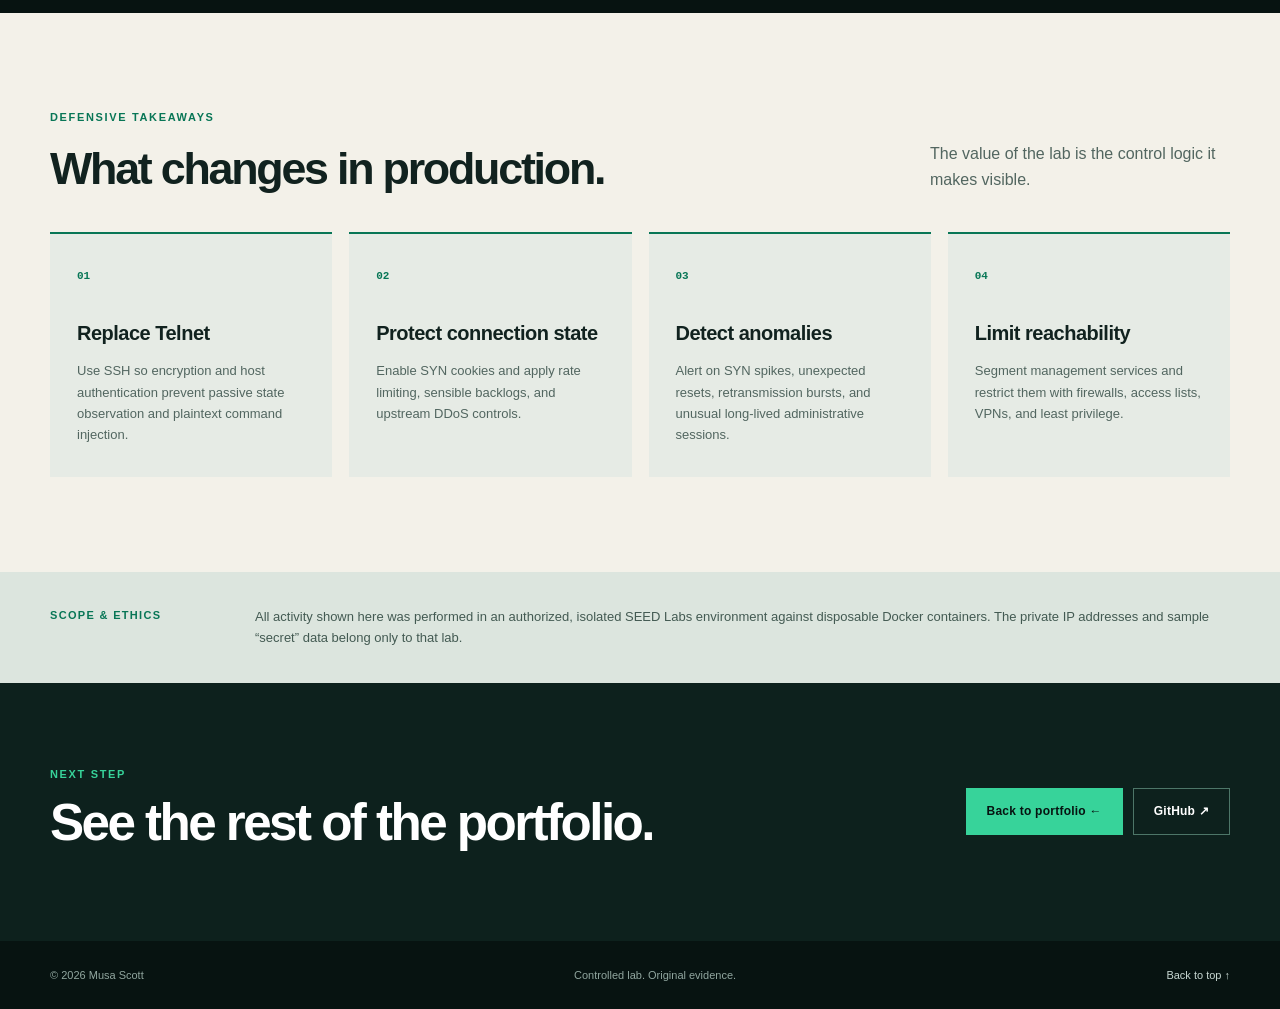
<file: project-tcp.html>
<!doctype html>
<html lang="en">
<head>
  <meta charset="utf-8">
  <meta name="viewport" content="width=device-width, initial-scale=1">
  <meta name="theme-color" content="#071311">
  <meta name="description" content="A recruiter-friendly walkthrough of Musa Scott's TCP security lab: SYN flooding, TCP reset spoofing, session hijacking, and reverse-shell analysis.">
  <title>TCP Security Lab | Musa Scott</title>
  <link rel="stylesheet" href="styles.css">
</head>
<body>
  <a class="skip-link" href="#main">Skip to main content</a>
  <header class="site-header">
    <div class="shell header-inner">
      <a class="brand" href="index.html"><span class="brand-mark">MS</span><span>Musa Scott<small>Cybersecurity Portfolio</small></span></a>
      <nav class="site-nav case-nav" aria-label="Case study navigation">
        <a href="index.html">Portfolio</a>
        <a class="nav-cta" href="#evidence">Evidence</a>
      </nav>
    </div>
  </header>

  <main id="main">
    <section class="case-hero shell">
      <p class="eyebrow"><span></span> Featured case study · Network security</p>
      <h1>Breaking TCP trust<br><em>to understand the defense.</em></h1>
      <p class="case-lede">A six-step investigation of SYN flooding, forged TCP resets, session hijacking, and reverse-shell behavior in an authorized, isolated SEED Labs environment.</p>
      <div class="case-meta">
        <div><span>Environment</span><strong>Ubuntu · Docker · SEED Labs</strong></div>
        <div><span>Tooling</span><strong>Scapy · Wireshark · C · Netcat</strong></div>
        <div><span>Focus</span><strong>TCP state and packet injection</strong></div>
      </div>
    </section>

    <section class="case-summary">
      <div class="shell summary-grid">
        <div>
          <p class="section-number">EXECUTIVE SUMMARY</p>
          <h2>What I set out to prove.</h2>
        </div>
        <div class="prose">
          <p>TCP maintains connection state using flags, sequence numbers, and acknowledgments. In this lab, I tested what happens when an attacker can observe or predict that state and inject forged traffic into an unencrypted Telnet session.</p>
          <p>The work demonstrates both sides of the problem: how protocol abuse appears in packet captures, and how controls such as SYN cookies, encrypted transport, segmentation, and monitoring reduce exposure.</p>
        </div>
      </div>
    </section>

    <section class="lab-map section">
      <div class="shell">
        <div class="section-heading">
          <div><p class="section-number">LAB TOPOLOGY</p><h2>Small environment. Observable traffic.</h2></div>
          <p>Private addresses shown are limited to the isolated lab network.</p>
        </div>
        <div class="topology" role="img" aria-label="Attacker at 10.9.0.1 observes a Telnet client at 10.9.0.6 communicating with a victim server at 10.9.0.5">
          <div class="node"><span>ATTACKER</span><strong>10.9.0.1</strong><small>Packet crafting &amp; listener</small></div>
          <div class="flow"><span>OBSERVE · FORGE · INJECT</span></div>
          <div class="node"><span>TELNET CLIENT</span><strong>10.9.0.6</strong><small>Established session</small></div>
          <div class="flow"><span>TCP / 23</span></div>
          <div class="node"><span>VICTIM SERVER</span><strong>10.9.0.5</strong><small>Target service</small></div>
        </div>
      </div>
    </section>

    <section class="evidence-section" id="evidence">
      <div class="shell">
        <div class="section-heading light-heading evidence-heading">
          <div><p class="section-number">EVIDENCE WALKTHROUGH</p><h2>Follow the investigation.</h2></div>
          <p>Each original capture is paired with the signal a recruiter should look for.</p>
        </div>

        <div class="evidence-list">
          <article class="evidence-card">
            <div class="evidence-copy">
              <p class="evidence-step">01 / AVAILABILITY</p>
              <h3>SYN flood exhausts half-open connections</h3>
              <p>A C-based flood generator sends spoofed SYN requests to the victim's Telnet service while SYN cookies are disabled. The victim accumulates connections in <code>SYN_RECV</code>, and a legitimate connection attempt times out.</p>
              <aside class="recruiter-note"><strong>Recruiter note</strong><span>Look at the upper-right terminal for multiple <code>SYN_RECV</code> entries and the center-right terminal for the timed-out Telnet connection.</span></aside>
            </div>
            <figure>
              <a href="assets/01-syn-flood.jpg" target="_blank" rel="noopener noreferrer"><img src="assets/01-syn-flood.jpg" alt="SYN flood lab showing half-open SYN_RECV connections and a timed-out Telnet attempt" loading="lazy"></a>
              <figcaption><span>Evidence 01</span> SYN cookies disabled; service availability degrades under the flood.</figcaption>
            </figure>
          </article>

          <article class="evidence-card reverse">
            <div class="evidence-copy">
              <p class="evidence-step">02 / MITIGATION</p>
              <h3>SYN cookies preserve legitimate access</h3>
              <p>I repeated the flood with <code>net.ipv4.tcp_syncookies=1</code>. The attacker process remains active, but the legitimate client establishes a Telnet session—showing how the mitigation avoids allocating state for every unverified request.</p>
              <aside class="recruiter-note"><strong>Recruiter note</strong><span>The top-right terminal confirms SYN cookies are enabled; the lower-right terminal shows the legitimate client reaching the victim login prompt.</span></aside>
            </div>
            <figure>
              <a href="assets/02-syn-cookies.jpg" target="_blank" rel="noopener noreferrer"><img src="assets/02-syn-cookies.jpg" alt="SYN cookie comparison showing the mitigation enabled and a legitimate Telnet connection succeeding during the flood" loading="lazy"></a>
              <figcaption><span>Evidence 02</span> Same attack condition, different defensive configuration.</figcaption>
            </figure>
          </article>

          <article class="evidence-card">
            <div class="evidence-copy">
              <p class="evidence-step">03 / INTEGRITY</p>
              <h3>A forged reset terminates the session</h3>
              <p>After reading the live connection's addresses, ports, and sequence state in Wireshark, I built a Scapy packet with the RST flag set. The forged in-window reset is accepted and the Telnet session closes.</p>
              <aside class="recruiter-note"><strong>Recruiter note</strong><span>Wireshark highlights the red RST frames. The lower-left terminal records “Connection closed by foreign host” after the crafted packet is sent.</span></aside>
            </div>
            <figure>
              <a href="assets/03-manual-rst.jpg" target="_blank" rel="noopener noreferrer"><img src="assets/03-manual-rst.jpg" alt="Manual TCP reset experiment with a crafted Scapy RST packet, Wireshark evidence, and a closed Telnet session" loading="lazy"></a>
              <figcaption><span>Evidence 03</span> Manual packet construction validates the required TCP fields.</figcaption>
            </figure>
          </article>

          <article class="evidence-card reverse">
            <div class="evidence-copy">
              <p class="evidence-step">04 / AUTOMATION</p>
              <h3>Traffic monitoring automates reset injection</h3>
              <p>I extended the reset test into a Scapy sniffer that watches Telnet traffic and builds a corresponding reset from observed packet fields. Repeated terminal messages and Wireshark RST frames show the automated logic firing for both directions.</p>
              <aside class="recruiter-note"><strong>Recruiter note</strong><span>The upper-left terminal is the live script output; the red packet rows on the right independently confirm the injected RST traffic.</span></aside>
            </div>
            <figure>
              <a href="assets/04-automated-rst.jpg" target="_blank" rel="noopener noreferrer"><img src="assets/04-automated-rst.jpg" alt="Automated Scapy reset script monitoring Telnet traffic with repeated RST packets visible in Wireshark" loading="lazy"></a>
              <figcaption><span>Evidence 04</span> Packet observation is converted into repeatable injection logic.</figcaption>
            </figure>
          </article>

          <article class="evidence-card">
            <div class="evidence-copy">
              <p class="evidence-step">05 / SESSION TRUST</p>
              <h3>In-window data is accepted as legitimate</h3>
              <p>Using the active session's sequence and acknowledgment values, I injected a command into the Telnet stream. The victim executed the payload, and the listener received the contents of the lab's sample secret file.</p>
              <aside class="recruiter-note"><strong>Recruiter note</strong><span>The script and Wireshark values appear across the top. The lower-right listener receiving “secret message!” is the outcome to verify.</span></aside>
            </div>
            <figure>
              <a href="assets/05-session-hijacking.jpg" target="_blank" rel="noopener noreferrer"><img src="assets/05-session-hijacking.jpg" alt="Controlled session-hijacking lab showing packet fields, injected command, and sample secret text received by a listener" loading="lazy"></a>
              <figcaption><span>Evidence 05</span> Correct TCP state lets forged application data blend into the session.</figcaption>
            </figure>
          </article>

          <article class="evidence-card reverse">
            <div class="evidence-copy">
              <p class="evidence-step">06 / IMPACT</p>
              <h3>Injected data establishes a reverse shell</h3>
              <p>I replaced the single command with a reverse-shell payload and used Netcat as the listener. The callback reaches the attacker, and the shell can enumerate the victim's lab directory—demonstrating the impact of session injection on an unencrypted administrative protocol.</p>
              <aside class="recruiter-note"><strong>Recruiter note</strong><span>The upper-left terminal shows the crafted payload. The lower-left listener receives the callback and prints <code>/home/seed</code> plus the lab directory listing.</span></aside>
            </div>
            <figure>
              <a href="assets/06-reverse-shell.jpg" target="_blank" rel="noopener noreferrer"><img src="assets/06-reverse-shell.jpg" alt="Controlled reverse-shell experiment with injected payload, packet capture, Netcat callback, and victim directory listing" loading="lazy"></a>
              <figcaption><span>Evidence 06</span> A controlled callback demonstrates the consequence, not just the packet mechanics.</figcaption>
            </figure>
          </article>
        </div>
      </div>
    </section>

    <section class="section defense-section">
      <div class="shell">
        <div class="section-heading">
          <div><p class="section-number">DEFENSIVE TAKEAWAYS</p><h2>What changes in production.</h2></div>
          <p>The value of the lab is the control logic it makes visible.</p>
        </div>
        <div class="defense-grid">
          <article><span>01</span><h3>Replace Telnet</h3><p>Use SSH so encryption and host authentication prevent passive state observation and plaintext command injection.</p></article>
          <article><span>02</span><h3>Protect connection state</h3><p>Enable SYN cookies and apply rate limiting, sensible backlogs, and upstream DDoS controls.</p></article>
          <article><span>03</span><h3>Detect anomalies</h3><p>Alert on SYN spikes, unexpected resets, retransmission bursts, and unusual long-lived administrative sessions.</p></article>
          <article><span>04</span><h3>Limit reachability</h3><p>Segment management services and restrict them with firewalls, access lists, VPNs, and least privilege.</p></article>
        </div>
      </div>
    </section>

    <section class="ethics-note">
      <div class="shell ethics-inner">
        <strong>Scope &amp; ethics</strong>
        <p>All activity shown here was performed in an authorized, isolated SEED Labs environment against disposable Docker containers. The private IP addresses and sample “secret” data belong only to that lab.</p>
      </div>
    </section>

    <section class="contact-section">
      <div class="shell contact-inner">
        <div><p class="section-number">NEXT STEP</p><h2>See the rest of the portfolio.</h2></div>
        <div class="contact-actions"><a class="button button-light" href="index.html">Back to portfolio ←</a><a class="button button-outline-light" href="https://github.com/ms16001" target="_blank" rel="noopener noreferrer">GitHub ↗</a></div>
      </div>
    </section>
  </main>

  <footer class="site-footer"><div class="shell footer-inner"><span>© <span id="year">2026</span> Musa Scott</span><span>Controlled lab. Original evidence.</span><a href="#main">Back to top ↑</a></div></footer>
  <script src="script.js"></script>
</body>
</html>
</file>
<file: styles.css>
:root {
  --ink: #11221f;
  --muted: #526660;
  --paper: #f3f1e9;
  --paper-2: #e8ece6;
  --night: #071311;
  --night-2: #0d211d;
  --line: #cbd3cc;
  --green: #37d39a;
  --green-dark: #087656;
  --cyan: #74e3df;
  --white: #f8fbf7;
  --shell: 1180px;
}

* { box-sizing: border-box; }
html { scroll-behavior: smooth; }
body {
  margin: 0;
  color: var(--ink);
  background: var(--paper);
  font-family: Inter, ui-sans-serif, -apple-system, BlinkMacSystemFont, "Segoe UI", sans-serif;
  font-size: 16px;
  line-height: 1.65;
  -webkit-font-smoothing: antialiased;
}

img { display: block; max-width: 100%; }
a { color: inherit; }
button, a { -webkit-tap-highlight-color: transparent; }
a:focus-visible, button:focus-visible { outline: 3px solid var(--green); outline-offset: 4px; }
code { padding: .12em .35em; border-radius: 3px; color: #0a5f48; background: #e5ece6; font-family: "SFMono-Regular", Consolas, monospace; font-size: .88em; }
.shell { width: min(var(--shell), calc(100% - 64px)); margin-inline: auto; }

.skip-link { position: fixed; z-index: 100; left: 12px; top: -100px; padding: 10px 14px; color: var(--night); background: var(--white); }
.skip-link:focus { top: 12px; }

.site-header { position: sticky; z-index: 20; top: 0; color: var(--white); background: rgba(7, 19, 17, .94); border-bottom: 1px solid rgba(255, 255, 255, .1); backdrop-filter: blur(15px); }
.header-inner { min-height: 82px; display: flex; align-items: center; justify-content: space-between; gap: 30px; }
.brand { display: flex; align-items: center; gap: 13px; color: white; font-size: 14px; font-weight: 800; line-height: 1.25; letter-spacing: .02em; text-decoration: none; }
.brand small { display: block; margin-top: 3px; color: #9fb5ae; font-size: 10px; font-weight: 600; letter-spacing: .12em; text-transform: uppercase; }
.brand-mark { display: grid; width: 42px; height: 42px; place-items: center; border: 1px solid #2e735d; color: var(--green); font-size: 14px; font-weight: 900; letter-spacing: -.03em; }
.site-nav { display: flex; align-items: center; gap: 29px; }
.site-nav a { color: #ccdad5; font-size: 12px; font-weight: 700; letter-spacing: .03em; text-decoration: none; }
.site-nav a:hover { color: var(--green); }
.site-nav .nav-cta { padding: 9px 14px; border: 1px solid #417562; color: white; }
.nav-toggle { display: none; padding: 9px 13px; border: 1px solid #4d6b61; color: white; background: transparent; font: inherit; font-size: 12px; font-weight: 700; }

.hero { display: grid; min-height: 650px; padding-block: 92px 105px; grid-template-columns: 1.35fr .8fr; gap: 62px; align-items: stretch; }
.hero-copy { align-self: center; }
.eyebrow, .section-number, .project-type, .role-label, .panel-kicker, .evidence-step { margin: 0; font-size: 11px; font-weight: 850; letter-spacing: .15em; text-transform: uppercase; }
.eyebrow { display: flex; align-items: center; gap: 11px; color: var(--green-dark); }
.eyebrow span { width: 28px; height: 2px; background: currentColor; }
.hero h1, .case-hero h1 { margin: 25px 0 29px; font-size: clamp(50px, 5.6vw, 86px); font-weight: 750; line-height: 1.03; letter-spacing: -.06em; }
.hero h1 em, .case-hero h1 em { color: var(--green-dark); font-style: normal; }
.hero-lede { max-width: 690px; margin: 0; color: #425850; font-size: 19px; line-height: 1.8; }
.actions { display: flex; flex-wrap: wrap; gap: 12px; margin-top: 34px; }
.button { display: inline-flex; min-height: 47px; padding: 12px 20px; align-items: center; justify-content: space-between; gap: 25px; border: 1px solid transparent; font-size: 12px; font-weight: 800; letter-spacing: .02em; text-decoration: none; transition: transform .2s, background-color .2s, border-color .2s; }
.button:hover { transform: translateY(-2px); }
.button-primary { color: white; background: var(--night); }
.button-secondary { border-color: #9aa9a2; color: var(--ink); }
.button-light { color: var(--night); background: var(--green); }
.button-outline-light { border-color: #4d7668; color: white; }

.hero-panel { position: relative; display: flex; overflow: hidden; min-height: 410px; padding: 42px 38px; flex-direction: column; justify-content: center; color: white; background: var(--night-2); }
.panel-grid { position: absolute; inset: 0; opacity: .18; background-image: linear-gradient(rgba(116, 227, 223, .16) 1px, transparent 1px), linear-gradient(90deg, rgba(116, 227, 223, .16) 1px, transparent 1px); background-size: 32px 32px; mask-image: linear-gradient(to bottom left, black, transparent 72%); }
.hero-panel::after { position: absolute; width: 290px; height: 290px; top: -160px; right: -140px; border: 1px solid #28634f; border-radius: 50%; box-shadow: 0 0 0 48px rgba(55, 211, 154, .035), 0 0 0 96px rgba(55, 211, 154, .025); content: ""; }
.panel-kicker { position: relative; color: var(--green); }
.hero-panel h2 { position: relative; margin: 17px 0; font-size: 32px; line-height: 1.18; letter-spacing: -.04em; }
.hero-panel > p:not(.panel-kicker) { position: relative; margin: 0; color: #b7cbc4; }
.hero-facts { position: relative; display: grid; margin: 32px 0 0; padding-top: 25px; grid-template-columns: repeat(3, 1fr); gap: 14px; border-top: 1px solid #355149; }
.hero-facts div { min-width: 0; }
.hero-facts span { display: block; color: #7fa397; font-size: 9px; letter-spacing: .1em; text-transform: uppercase; }
.hero-facts strong { display: block; margin-top: 5px; color: white; font-size: 11px; font-weight: 750; }

.signal-strip { color: #b9cbc5; background: var(--night); }
.signal-inner { display: flex; min-height: 61px; align-items: center; justify-content: space-between; gap: 22px; font-family: "SFMono-Regular", Consolas, monospace; font-size: 10px; letter-spacing: .08em; text-transform: uppercase; }
.signal-inner i { width: 4px; height: 4px; flex: 0 0 auto; border-radius: 50%; background: var(--green); }

.section { padding-block: 104px; }
.section-dark { color: white; background: var(--night); }
.section-tint { background: var(--paper-2); }
.split-layout, .credentials-layout, .summary-grid { display: grid; grid-template-columns: .85fr 1.15fr; gap: 100px; }
.section-number { color: var(--green-dark); }
.section-title h2, .section-heading h2, .case-summary h2 { margin: 17px 0 0; font-size: clamp(34px, 3.5vw, 53px); line-height: 1.13; letter-spacing: -.05em; }
.section-title h2 span { color: #72847e; }
.prose p { margin: 0 0 19px; color: #4a5f58; font-size: 17px; line-height: 1.85; }
.section-heading { display: flex; margin-bottom: 38px; align-items: end; justify-content: space-between; gap: 55px; }
.section-heading > p { max-width: 300px; margin: 0; color: var(--muted); }
.light-heading .section-number { color: var(--green); }
.light-heading > p { color: #8ea79f; }

.featured-project { display: grid; overflow: hidden; grid-template-columns: 1.05fr .95fr; border: 1px solid #27473d; background: #0c1c18; }
.project-visual { position: relative; min-height: 520px; overflow: hidden; background: #09120f; }
.project-visual img { position: absolute; inset: 0; width: 100%; height: 100%; object-fit: cover; filter: saturate(.72) contrast(1.05); transition: transform .45s; }
.project-visual:hover img { transform: scale(1.015); }
.project-label { position: absolute; left: 20px; top: 20px; padding: 7px 11px; color: #062118; background: var(--green); font-size: 9px; font-weight: 900; letter-spacing: .12em; }
.project-copy { padding: 46px 45px; }
.project-type { color: var(--green); }
.project-copy h3 { margin: 20px 0; font-size: clamp(30px, 3vw, 45px); line-height: 1.1; letter-spacing: -.045em; }
.project-copy > p:not(.project-type) { color: #aec0ba; }
.project-proof { display: grid; margin: 28px 0; padding: 23px 0; grid-template-columns: repeat(3, 1fr); list-style: none; border-block: 1px solid #27473d; }
.project-proof li { display: flex; padding-right: 12px; flex-direction: column; }
.project-proof strong { color: white; font-size: 21px; }
.project-proof span { color: #78978b; font-size: 9px; line-height: 1.4; text-transform: uppercase; }
.tags { display: flex; flex-wrap: wrap; gap: 8px; }
.tags span { padding: 5px 9px; color: #bcd3cb; background: #17352c; font-size: 10px; font-weight: 700; }
.text-link { display: inline-block; margin-top: 28px; color: var(--green); font-size: 13px; font-weight: 800; text-decoration: none; }

.experience-list { border-top: 1px solid var(--line); }
.experience-list article { display: grid; padding: 30px 0; grid-template-columns: 60px 1fr 1.2fr; gap: 35px; align-items: start; border-bottom: 1px solid var(--line); }
.experience-index { color: #739087; font: 700 12px "SFMono-Regular", Consolas, monospace; }
.role-label { color: var(--green-dark); }
.experience-list h3 { margin: 8px 0 0; font-size: 22px; line-height: 1.25; letter-spacing: -.025em; }
.experience-list article > p { margin: 0; color: var(--muted); }
.credentials-list article { padding: 22px 0; border-bottom: 1px solid #bec9c1; }
.credentials-list article:first-child { padding-top: 0; }
.credentials-list span { color: var(--green-dark); font-size: 10px; font-weight: 850; letter-spacing: .13em; text-transform: uppercase; }
.credentials-list h3 { margin: 8px 0 2px; font-size: 20px; letter-spacing: -.02em; }
.credentials-list p { margin: 0; color: var(--muted); }

.contact-section { padding-block: 82px; color: white; background: var(--night-2); }
.contact-inner { display: flex; align-items: center; justify-content: space-between; gap: 45px; }
.contact-inner .section-number { color: var(--green); }
.contact-inner h2 { margin: 12px 0 8px; font-size: clamp(35px, 4vw, 55px); line-height: 1.1; letter-spacing: -.05em; }
.contact-inner p:not(.section-number) { max-width: 650px; margin: 0; color: #aac0b9; }
.contact-actions { display: flex; flex: 0 0 auto; flex-wrap: wrap; gap: 10px; }
.site-footer { padding-block: 25px; color: #91a69f; background: var(--night); font-size: 11px; }
.footer-inner { display: flex; align-items: center; justify-content: space-between; gap: 20px; }
.footer-inner a { color: #c8d8d3; text-decoration: none; }

/* Case study */
.case-hero { padding-block: 93px 78px; }
.case-hero h1 { max-width: 1050px; font-size: clamp(52px, 6vw, 90px); }
.case-lede { max-width: 850px; margin: 0; color: #455d55; font-size: 20px; line-height: 1.8; }
.case-meta { display: grid; margin: 47px 0 0; padding-top: 26px; grid-template-columns: repeat(3, 1fr); gap: 24px; border-top: 1px solid var(--line); }
.case-meta span { display: block; color: #768a83; font-size: 9px; font-weight: 800; letter-spacing: .14em; text-transform: uppercase; }
.case-meta strong { display: block; margin-top: 5px; font-size: 13px; font-weight: 750; }
.case-summary { padding-block: 77px; background: var(--paper-2); }
.lab-map { padding-block: 85px; }
.topology { display: grid; grid-template-columns: 1fr .55fr 1fr .55fr 1fr; align-items: center; }
.node { min-height: 155px; padding: 27px; border: 1px solid #aebcb3; background: #f8f7f2; }
.node span { display: block; color: var(--green-dark); font-size: 9px; font-weight: 850; letter-spacing: .13em; }
.node strong { display: block; margin-top: 15px; font: 750 24px "SFMono-Regular", Consolas, monospace; letter-spacing: -.04em; }
.node small { display: block; margin-top: 7px; color: var(--muted); }
.flow { position: relative; display: grid; min-height: 1px; place-items: center; border-top: 1px solid #7b9c90; }
.flow::after { position: absolute; right: -1px; top: -4px; width: 7px; height: 7px; border-top: 1px solid #7b9c90; border-right: 1px solid #7b9c90; transform: rotate(45deg); content: ""; }
.flow span { position: absolute; bottom: 8px; padding: 2px 5px; color: #668077; background: var(--paper); font-size: 8px; font-weight: 800; white-space: nowrap; }

.evidence-section { padding-block: 102px; color: white; background: var(--night); }
.evidence-heading { margin-bottom: 52px; }
.evidence-list { display: grid; gap: 32px; }
.evidence-card { display: grid; overflow: hidden; grid-template-columns: .78fr 1.22fr; border: 1px solid #28483e; background: #0c1c18; }
.evidence-card.reverse { grid-template-columns: 1.22fr .78fr; }
.evidence-card.reverse .evidence-copy { order: 2; }
.evidence-card.reverse figure { order: 1; }
.evidence-copy { padding: 39px 37px; }
.evidence-step { color: var(--green); }
.evidence-copy h3 { margin: 15px 0 17px; font-size: 29px; line-height: 1.18; letter-spacing: -.035em; }
.evidence-copy > p:not(.evidence-step) { color: #a9bdb6; font-size: 14px; }
.evidence-copy code { color: #92ebc8; background: #17342c; }
.recruiter-note { margin-top: 26px; padding: 16px 17px; border-left: 2px solid var(--green); background: #112821; }
.recruiter-note strong { display: block; margin-bottom: 5px; color: var(--green); font-size: 9px; letter-spacing: .13em; text-transform: uppercase; }
.recruiter-note span { display: block; color: #bfd0ca; font-size: 12px; line-height: 1.55; }
.evidence-card figure { display: flex; min-width: 0; margin: 0; flex-direction: column; background: #050b09; }
.evidence-card figure a { position: relative; display: block; min-height: 415px; flex: 1; overflow: hidden; }
.evidence-card figure img { position: absolute; inset: 0; width: 100%; height: 100%; object-fit: contain; transition: transform .35s; }
.evidence-card figure a:hover img { transform: scale(1.012); }
.evidence-card figcaption { display: flex; padding: 14px 18px; align-items: center; gap: 14px; color: #9bb1aa; background: #102720; font-size: 11px; }
.evidence-card figcaption span { flex: 0 0 auto; color: var(--green); font-weight: 850; letter-spacing: .09em; text-transform: uppercase; }

.defense-section { padding-block: 95px; }
.defense-grid { display: grid; grid-template-columns: repeat(4, 1fr); gap: 17px; }
.defense-grid article { min-height: 245px; padding: 27px; border-top: 2px solid var(--green-dark); background: #e6ebe5; }
.defense-grid span { color: var(--green-dark); font: 700 11px "SFMono-Regular", Consolas, monospace; }
.defense-grid h3 { margin: 30px 0 10px; font-size: 20px; letter-spacing: -.025em; }
.defense-grid p { margin: 0; color: var(--muted); font-size: 13px; }
.ethics-note { padding-block: 34px; background: #dce5de; }
.ethics-inner { display: grid; grid-template-columns: 170px 1fr; gap: 35px; }
.ethics-inner strong { color: var(--green-dark); font-size: 11px; letter-spacing: .12em; text-transform: uppercase; }
.ethics-inner p { margin: 0; color: #435a52; font-size: 13px; }

@media (max-width: 980px) {
  .hero, .split-layout, .credentials-layout, .summary-grid { grid-template-columns: 1fr; gap: 45px; }
  .hero { padding-block: 70px; }
  .hero-panel { min-height: 350px; }
  .featured-project, .evidence-card, .evidence-card.reverse { grid-template-columns: 1fr; }
  .project-visual { min-height: 410px; }
  .evidence-card.reverse .evidence-copy, .evidence-card.reverse figure { order: initial; }
  .experience-list article { grid-template-columns: 45px 1fr; }
  .experience-list article > p { grid-column: 2; }
  .topology { grid-template-columns: 1fr; gap: 0; }
  .flow { min-height: 48px; width: 1px; justify-self: center; border-top: 0; border-left: 1px solid #7b9c90; }
  .flow::after { right: -3px; top: auto; bottom: 0; transform: rotate(135deg); }
  .flow span { left: 10px; bottom: 14px; }
  .defense-grid { grid-template-columns: repeat(2, 1fr); }
}

@media (max-width: 720px) {
  .shell { width: min(var(--shell), calc(100% - 32px)); }
  .header-inner { min-height: 72px; }
  .nav-toggle { display: inline-flex; }
  .site-nav:not(.case-nav) { position: absolute; top: 72px; left: 0; right: 0; display: none; padding: 22px; flex-direction: column; align-items: flex-start; background: var(--night); border-bottom: 1px solid #29463c; }
  .site-nav.is-open { display: flex !important; }
  .case-nav { gap: 11px; }
  .case-nav a { font-size: 10px; }
  .hero h1, .case-hero h1 { font-size: 45px; }
  .hero-lede, .case-lede { font-size: 16px; }
  .hero-facts { grid-template-columns: 1fr; }
  .signal-inner { overflow: hidden; justify-content: flex-start; }
  .signal-inner span:nth-of-type(n+3), .signal-inner i:nth-of-type(n+3) { display: none; }
  .section { padding-block: 70px; }
  .section-heading { align-items: flex-start; flex-direction: column; gap: 16px; }
  .project-visual { min-height: 280px; }
  .project-copy { padding: 30px 25px; }
  .project-proof { gap: 6px; }
  .experience-list article { grid-template-columns: 32px 1fr; gap: 16px; }
  .contact-inner, .footer-inner { align-items: flex-start; flex-direction: column; }
  .case-meta { grid-template-columns: 1fr; }
  .case-summary { padding-block: 62px; }
  .evidence-section { padding-block: 70px; }
  .evidence-copy { padding: 28px 24px; }
  .evidence-card figure a { min-height: 260px; }
  .evidence-card figcaption { align-items: flex-start; flex-direction: column; gap: 4px; }
  .defense-grid { grid-template-columns: 1fr; }
  .defense-grid article { min-height: auto; }
  .ethics-inner { grid-template-columns: 1fr; gap: 8px; }
}

@media (prefers-reduced-motion: reduce) {
  html { scroll-behavior: auto; }
  *, *::before, *::after { transition-duration: .01ms !important; }
}
</file>
<file: ms16001-github-portfolio/styles.css>
@import url('https://fonts.googleapis.com/css2?family=DM+Sans:wght@400;500;600;700&family=Space+Grotesk:wght@400;500;600;700&display=swap');:root{--bg:#080f1c;--panel:#0d192a;--panel2:#101f32;--border:#24354b;--text:#eaf1f9;--muted:#9caec3;--blue:#52b5ff;--cyan:#69e4e1;--max:1180px}*{box-sizing:border-box}html{scroll-behavior:smooth}body{margin:0;background:var(--bg);color:var(--text);font:16px/1.7 'DM Sans',sans-serif}a{color:inherit;text-decoration:none}button{font:inherit}.wrap{width:min(calc(100% - 56px),var(--max));margin:auto}.skip{position:absolute;top:-100px;left:12px;background:#fff;color:#000;padding:8px;z-index:30}.skip:focus{top:8px}.header{position:sticky;top:0;z-index:20;background:#080f1ce8;backdrop-filter:blur(18px);border-bottom:1px solid #ffffff13}.nav{display:flex;justify-content:space-between;align-items:center;height:78px}.brand{display:flex;align-items:center;gap:15px;font-family:'Space Grotesk',sans-serif;font-size:13px;letter-spacing:.17em;font-weight:700}.brand-icon{display:grid;place-items:center;border:1px solid #447ea2;border-radius:8px;width:43px;height:43px;letter-spacing:-.06em;font-size:17px}.brand-dot,.accent{color:var(--blue)}.nav-links{display:flex;align-items:center;gap:33px;font-size:13px;color:#b5c5d7}.nav-links a:hover,.footer a:hover{color:var(--cyan)}.nav-contact{border:1px solid #496078;padding:9px 15px;border-radius:6px;color:#fff!important}.menu-toggle{display:none;background:transparent;border:0;color:#fff;font-size:24px}.hero{display:grid;grid-template-columns:1.3fr 1fr;gap:38px;align-items:center;min-height:665px;padding-top:76px;padding-bottom:95px}.eyebrow,.section-kicker{color:var(--cyan);font-size:11px;font-weight:700;letter-spacing:.22em}.eyebrow{display:flex;align-items:center;gap:12px}.pulse,.status-dot{display:inline-block;width:7px;height:7px;border-radius:50%;background:var(--cyan);box-shadow:0 0 15px #69e4e180}.hero h1,h1,h2,h3{font-family:'Space Grotesk',sans-serif;line-height:1.16}.hero h1{font-size:clamp(38px,4.5vw,67px);letter-spacing:-.052em;margin:26px 0}.gradient{background:linear-gradient(95deg,#52b5ff,#79e8d9);background-clip:text;-webkit-background-clip:text;color:transparent}.hero-intro{color:#aebed0;max-width:630px;font-size:17px}.hero-intro strong{color:#fff}.hero-actions{display:flex;gap:12px;flex-wrap:wrap;margin-top:31px}.btn{display:inline-flex;gap:18px;align-items:center;justify-content:center;border-radius:6px;padding:13px 21px;font-size:13px;font-weight:700;transition:transform .2s,background .2s}.btn:hover{transform:translateY(-2px)}.btn.primary{background:var(--blue);color:#071422}.btn.secondary{border:1px solid #3c536b;color:#d9e7f4}.hero-stats{display:flex;gap:35px;border-top:1px solid var(--border);margin-top:54px;padding-top:22px}.hero-stats div{display:flex;flex-direction:column}.hero-stats strong{font:700 22px 'Space Grotesk',sans-serif}.hero-stats span{font-size:11px;color:var(--muted);margin-top:3px}.hero-art{position:relative;min-height:440px;overflow:hidden;border:1px solid #24435d;border-radius:13px;background:radial-gradient(circle at 50% 50%,#173952,#0b1a2b 55%,#091323);display:flex;align-items:center;justify-content:center}.hero-art:before{content:'';position:absolute;inset:0;background-image:linear-gradient(#ffffff08 1px,transparent 1px),linear-gradient(90deg,#ffffff08 1px,transparent 1px);background-size:36px 36px;mask-image:linear-gradient(90deg,transparent,black,transparent)}.radar{position:relative;width:280px;height:280px;border:1px solid #3c789a;border-radius:50%;display:grid;place-items:center;box-shadow:0 0 0 40px #4f91b51c,0 0 0 80px #4f91b50c}.radar:before,.radar:after{content:'';position:absolute;inset:46px;border:1px dashed #3c789a;border-radius:50%}.radar:after{inset:95px;border-style:solid}.radar-center{z-index:1;font:700 53px 'Space Grotesk',sans-serif;letter-spacing:-.08em}.radar-center span{color:var(--cyan)}.radar-label{position:absolute;z-index:2;background:#102e46;border:1px solid #356785;border-radius:3px;color:#a7d9ed;font-size:9px;letter-spacing:.1em;padding:5px 9px;white-space:nowrap}.l1{top:15px;left:-28px}.l2{right:-60px;top:145px}.l3{bottom:17px;left:-24px}.art-bottom{position:absolute;bottom:17px;left:20px;right:20px;display:flex;justify-content:space-between;font-size:9px;letter-spacing:.2em;color:#7ba3bd}.section{padding:110px 0;border-top:1px solid #1b2c40}.two-col{display:grid;grid-template-columns:1fr 1fr;gap:85px}.section h2{font-size:clamp(32px,3.3vw,49px);letter-spacing:-.04em;margin:20px 0}.muted{color:#8da3b9}.about-copy p,.section-aside{color:#acbdd0;margin-top:0}.tag-row{display:flex;flex-wrap:wrap;gap:9px;margin-top:26px}.tag-row span{font-size:11px;color:#b9d7e8;border:1px solid #35516b;background:#11263a;border-radius:4px;padding:6px 10px}.section-heading{display:flex;align-items:end;justify-content:space-between;margin-bottom:36px}.section-heading p:not(.section-kicker){color:var(--muted)}.section-index{font-size:11px;letter-spacing:.15em;color:#6c93ac}.projects-section{background:#0a1422}.feature-project{display:grid;grid-template-columns:1fr 1fr;border:1px solid #2c4359;border-radius:12px;overflow:hidden;background:#101e30}.feature-visual{position:relative;min-height:445px;background:#08121e}.feature-visual img{width:100%;height:100%;object-fit:cover;object-position:center;filter:saturate(.85)}.visual-label{position:absolute;top:22px;left:22px;background:#0b1b2bea;border:1px solid #3c5c72;border-radius:3px;font-size:10px;letter-spacing:.1em;padding:9px 12px}.feature-body{padding:39px}.project-meta{font-size:10px;letter-spacing:.14em;color:var(--cyan);font-weight:700}.meta-separator{padding:0 10px;color:#6e8ea7}.feature-body h3{font-size:clamp(24px,2.4vw,35px);letter-spacing:-.04em;margin:20px 0}.feature-body>p{color:#a8b9cc;font-size:14px}.tag-row.compact{margin-top:20px}.project-highlights{display:flex;gap:50px;border-top:1px solid var(--border);border-bottom:1px solid var(--border);padding:21px 0;margin:27px 0}.project-highlights div{display:flex;flex-direction:column}.project-highlights strong{font:700 24px 'Space Grotesk',sans-serif}.project-highlights small{color:var(--muted);font-size:11px}.text-link{color:var(--cyan);font-weight:700;font-size:13px}.feature-body .fine-print{font-size:11px;color:#7f96ad;margin-top:14px}.next-project{margin-top:24px;border:1px dashed #38526c;padding:25px 30px;display:flex;gap:22px;align-items:center;border-radius:9px}.next-icon{font-size:30px;color:var(--blue)}.next-project p{color:var(--muted);font-size:13px;margin:3px 0}.timeline{border-left:1px solid #3a5167}.timeline-item{position:relative;padding:0 0 33px 29px}.timeline-marker{position:absolute;left:-5px;top:5px;background:var(--blue);height:9px;width:9px;border-radius:50%}.timeline-top{display:flex;justify-content:space-between;gap:20px;align-items:start}.timeline h3{font-size:18px;margin:0}.timeline-top span{font-size:10px;color:var(--cyan);white-space:nowrap}.timeline p{color:var(--muted);font-size:14px}.credential-grid{display:grid;grid-template-columns:repeat(3,1fr);gap:18px;margin-top:37px}.credential{border:1px solid #2b4158;background:#0e1b2c;border-radius:9px;padding:29px;min-height:270px}.credential-symbol{font:600 32px 'Space Grotesk',sans-serif;color:var(--cyan);margin-bottom:28px}.credential>span{font-size:10px;color:var(--cyan);letter-spacing:.14em}.credential h3{font-size:20px;margin:14px 0}.credential p{color:var(--muted);font-size:13px}.contact-section{text-align:center;background:radial-gradient(ellipse at 50% 100%,#153c55,#0a1625 60%,#080f1c)}.contact-inner{max-width:750px}.contact-inner h2{font-size:clamp(39px,5vw,65px)}.contact-inner>p:not(.section-kicker){color:var(--muted)}.contact-inner .hero-actions{justify-content:center}.footer{border-top:1px solid var(--border);padding:24px 0}.footer-inner{display:flex;justify-content:space-between;gap:15px;font-size:11px;color:#8fa6ba}.case-hero{padding:105px 0 70px}.case-hero h1{font-size:clamp(44px,6vw,82px);letter-spacing:-.06em;margin:16px 0}.case-subtitle{font-size:19px;color:var(--muted);max-width:850px}.case-note{font-size:11px;color:var(--cyan);letter-spacing:.14em;margin-top:35px}.case-content{padding-bottom:110px}.case-intro{display:grid;grid-template-columns:1fr 1fr;gap:60px;border-top:1px solid var(--border);padding:65px 0}.case-intro h2{font-size:35px;letter-spacing:-.04em}.case-intro>p{color:var(--muted)}.case-grid{display:grid;grid-template-columns:repeat(2,1fr);gap:22px}.case-card{padding:28px;background:#101f32;border:1px solid #30465c;border-radius:10px}.case-number{font-size:12px;color:var(--cyan);letter-spacing:.15em}.case-card h3{font-size:25px}.case-card>p{color:var(--muted);font-size:14px}.case-card img{width:100%;height:260px;object-fit:contain;background:#060e19;border:1px solid #2b4258;border-radius:5px;margin:15px 0}.case-card .defense{border-top:1px solid #31485c;padding-top:15px}.case-card .defense strong{color:var(--text)}.limitations{padding:50px 0;border-bottom:1px solid var(--border)}.limitations h2{font-size:32px}.limitations p{max-width:850px;color:var(--muted)}.limitations a{color:var(--cyan);text-decoration:underline}.case-end{display:flex;gap:15px;flex-wrap:wrap;margin-top:38px}@media(max-width:900px){.hero{grid-template-columns:1fr;padding-top:60px}.hero-art{min-height:360px}.two-col,.feature-project,.case-intro{grid-template-columns:1fr;gap:25px}.feature-visual{min-height:320px}.credential-grid{grid-template-columns:1fr}.credential{min-height:auto}.case-grid{grid-template-columns:1fr}}@media(max-width:650px){.wrap{width:min(calc(100% - 32px),var(--max))}.nav{height:68px}.menu-toggle{display:block}.nav-links:not(.always-visible){display:none;position:absolute;top:68px;left:0;right:0;background:#0c1b2b;padding:22px;flex-direction:column;align-items:start;border-bottom:1px solid var(--border)}.nav-links.open{display:flex!important}.nav-links.always-visible{gap:12px;font-size:11px}.brand{font-size:11px}.hero{padding-top:43px;padding-bottom:60px;min-height:unset}.hero h1{font-size:clamp(37px,9vw,52px)}.hero-intro{font-size:15px}.hero-stats{gap:20px}.hero-stats strong{font-size:17px}.hero-art{min-height:310px}.radar{transform:scale(.75)}.section{padding:75px 0}.feature-body{padding:25px}.feature-visual{min-height:245px}.timeline-top{display:block}.timeline-top span{display:block;margin-top:8px}.footer-inner{flex-direction:column}.case-hero{padding:70px 0 45px}.case-card img{height:200px}.section-index{display:none}}
</file>
